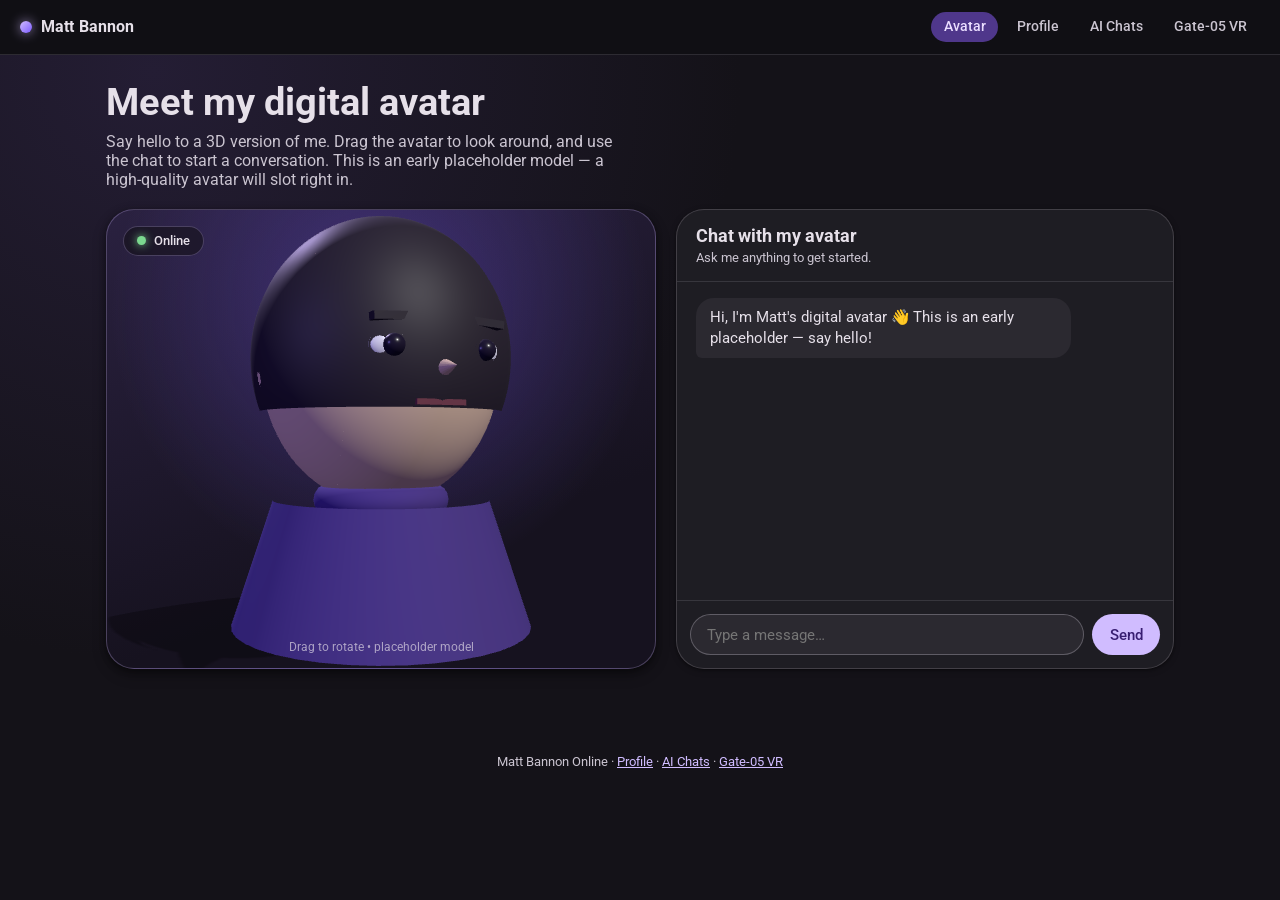
<file: index.html>
<!DOCTYPE html>
<html lang="en">
<head>
  <meta charset="UTF-8" />
  <meta name="viewport" content="width=device-width, initial-scale=1.0" />
  <title>Matt Bannon — Digital Avatar</title>
  <meta name="description" content="Chat with the 3D digital avatar of Matt Bannon. Explore the Gate-05 VR experience and Matt's conversations with AI." />
  <link rel="icon" href="data:image/svg+xml,%3Csvg xmlns='http://www.w3.org/2000/svg' viewBox='0 0 32 32'%3E%3Crect width='32' height='32' rx='7' fill='%23241d34'/%3E%3Ccircle cx='16' cy='16' r='7' fill='%23d0bcff'/%3E%3C/svg%3E" />
  <link rel="preconnect" href="https://fonts.googleapis.com" />
  <link rel="preconnect" href="https://fonts.gstatic.com" crossorigin />
  <link href="https://fonts.googleapis.com/css2?family=Roboto:wght@400;500;700&display=swap" rel="stylesheet" />
  <link rel="stylesheet" href="assets/css/site.css" />
  <style>
    .hero-grid {
      display: grid;
      grid-template-columns: 1.05fr 0.95fr;
      gap: 1.25rem;
      align-items: stretch;
    }

    @media (max-width: 860px) {
      .hero-grid { grid-template-columns: 1fr; }
    }

    /* ---- Avatar stage ---- */
    .avatar-stage {
      position: relative;
      border-radius: 28px;
      overflow: hidden;
      min-height: 460px;
      background:
        radial-gradient(circle at 50% 22%, rgba(124, 92, 255, 0.35), transparent 60%),
        linear-gradient(160deg, #2a2140, #16121f 70%);
      border: 1px solid rgba(208, 188, 255, 0.28);
      box-shadow: var(--md-elevation-2);
    }

    #avatar-canvas {
      position: absolute;
      inset: 0;
      width: 100%;
      height: 100%;
      display: block;
      cursor: grab;
      touch-action: pan-y;
    }
    #avatar-canvas:active { cursor: grabbing; }

    .avatar-badge {
      position: absolute;
      left: 1rem;
      top: 1rem;
      display: inline-flex;
      align-items: center;
      gap: 0.5rem;
      padding: 0.4rem 0.8rem;
      border-radius: 999px;
      background: rgba(20, 18, 24, 0.6);
      backdrop-filter: blur(8px);
      border: 1px solid rgba(208, 188, 255, 0.25);
      font-size: 0.82rem;
      font-weight: 500;
    }
    .avatar-badge .status-dot {
      width: 9px; height: 9px; border-radius: 50%;
      background: #7bd88f; box-shadow: 0 0 8px #7bd88f;
    }
    .avatar-badge.speaking .status-dot { background: #d0bcff; box-shadow: 0 0 10px #d0bcff; animation: pulse 0.8s ease-in-out infinite; }
    @keyframes pulse { 0%,100% { transform: scale(1); } 50% { transform: scale(1.5); } }

    .avatar-hint {
      position: absolute;
      left: 0; right: 0; bottom: 0.85rem;
      text-align: center;
      font-size: 0.76rem;
      color: rgba(230, 224, 233, 0.65);
      pointer-events: none;
    }

    /* ---- Chat panel ---- */
    .chat-panel {
      display: flex;
      flex-direction: column;
      border-radius: 28px;
      background: color-mix(in srgb, var(--md-sys-color-surface-container) 92%, black);
      border: 1px solid rgba(148, 143, 153, 0.3);
      box-shadow: var(--md-elevation-1);
      overflow: hidden;
      min-height: 460px;
    }

    .chat-head {
      padding: 1rem 1.2rem;
      border-bottom: 1px solid rgba(148, 143, 153, 0.22);
    }
    .chat-head h2 { margin: 0; font-size: 1.1rem; font-weight: 700; }
    .chat-head p { margin: 0.25rem 0 0; font-size: 0.83rem; color: var(--md-sys-color-on-surface-variant); }

    .chat-log {
      flex: 1;
      overflow-y: auto;
      padding: 1rem 1.2rem;
      display: flex;
      flex-direction: column;
      gap: 0.7rem;
    }

    .msg {
      max-width: 82%;
      padding: 0.6rem 0.85rem;
      border-radius: 18px;
      font-size: 0.92rem;
      line-height: 1.4;
      white-space: pre-wrap;
      word-wrap: break-word;
    }
    .msg.user {
      align-self: flex-end;
      background: var(--md-sys-color-primary);
      color: var(--md-sys-color-on-primary);
      border-bottom-right-radius: 6px;
    }
    .msg.bot {
      align-self: flex-start;
      background: var(--md-sys-color-surface-container-high);
      color: var(--md-sys-color-on-surface);
      border-bottom-left-radius: 6px;
    }
    .msg.typing { color: var(--md-sys-color-on-surface-variant); font-style: italic; }

    .chat-form {
      display: flex;
      gap: 0.5rem;
      padding: 0.8rem;
      border-top: 1px solid rgba(148, 143, 153, 0.22);
    }
    .chat-form input {
      flex: 1;
      background: var(--md-sys-color-surface-container-high);
      color: var(--md-sys-color-on-surface);
      border: 1px solid rgba(148, 143, 153, 0.5);
      border-radius: 999px;
      padding: 0.65rem 1rem;
      font: inherit;
      font-size: 0.95rem;
    }
    .chat-form input:focus { outline: 2px solid var(--md-sys-color-primary); outline-offset: 0; }

    .page-header { margin-bottom: 1.25rem; }
    .page-header h1 { margin: 0; font-size: clamp(1.6rem, 4vw, 2.4rem); font-weight: 700; }
    .page-header p { margin: 0.5rem 0 0; color: var(--md-sys-color-on-surface-variant); max-width: 58ch; }
  </style>
</head>
<body>
  <nav class="site-nav">
    <a class="brand" href="index.html"><span class="brand-dot"></span> Matt Bannon</a>
    <div class="nav-links">
      <a href="index.html" class="active">Avatar</a>
      <a href="profile.html">Profile</a>
      <a href="ai-chats/index.html">AI Chats</a>
      <a href="gate-05/index.html">Gate-05 VR</a>
    </div>
  </nav>

  <main class="layout">
    <header class="page-header">
      <h1>Meet my digital avatar</h1>
      <p>Say hello to a 3D version of me. Drag the avatar to look around, and use the chat to start a conversation. This is an early placeholder model — a high-quality avatar will slot right in.</p>
    </header>

    <div class="hero-grid">
      <section class="avatar-stage" aria-label="3D avatar of Matt Bannon">
        <canvas id="avatar-canvas"></canvas>
        <div class="avatar-badge" id="avatar-badge">
          <span class="status-dot"></span>
          <span id="avatar-status">Online</span>
        </div>
        <div class="avatar-hint">Drag to rotate • placeholder model</div>
      </section>

      <section class="chat-panel" aria-label="Chat with Matt's avatar">
        <div class="chat-head">
          <h2>Chat with my avatar</h2>
          <p>Ask me anything to get started.</p>
        </div>
        <div class="chat-log" id="chat-log" aria-live="polite"></div>
        <form class="chat-form" id="chat-form" autocomplete="off">
          <input id="chat-input" type="text" placeholder="Type a message…" aria-label="Message" />
          <button class="btn btn-primary" type="submit">Send</button>
        </form>
      </section>
    </div>
  </main>

  <p class="footer-note">Matt Bannon Online · <a href="profile.html">Profile</a> · <a href="ai-chats/index.html">AI Chats</a> · <a href="gate-05/index.html">Gate-05 VR</a></p>

  <script type="module">
    import { createAvatar } from './assets/js/avatar.js';

    // ---- Avatar config -------------------------------------------------
    // To use a high-quality model later, drop a .glb/.gltf into the repo
    // and set modelUrl below, e.g. modelUrl: 'assets/models/matt.glb'.
    const AVATAR_CONFIG = {
      modelUrl: null,      // null → built-in placeholder bust
    };

    // ---- Chat config ---------------------------------------------------
    // Set chatEndpoint to a backend that accepts { message } and returns
    // { reply } to make the avatar answer for real. Until then, a friendly
    // local placeholder brain responds so the interface is fully usable.
    const CHAT_CONFIG = {
      chatEndpoint: null,
    };

    const canvas = document.getElementById('avatar-canvas');
    const avatar = createAvatar(canvas, AVATAR_CONFIG);

    const badge = document.getElementById('avatar-badge');
    const statusEl = document.getElementById('avatar-status');
    const log = document.getElementById('chat-log');
    const form = document.getElementById('chat-form');
    const input = document.getElementById('chat-input');

    function addMessage(text, who) {
      const el = document.createElement('div');
      el.className = `msg ${who}`;
      el.textContent = text;
      log.appendChild(el);
      log.scrollTop = log.scrollHeight;
      return el;
    }

    function setSpeaking(on) {
      avatar.setSpeaking(on);
      badge.classList.toggle('speaking', on);
      statusEl.textContent = on ? 'Speaking…' : 'Online';
    }

    // ---- Placeholder "brain" (used when no endpoint is configured) -----
    const canned = [
      "Hey! I'm a placeholder version of Matt's avatar for now — the real, knowledge-backed brain plugs in here later.",
      "Good question. Once I'm wired to Matt's knowledge base I'll give you a proper answer. For now, take a look at the Gate-05 VR experience!",
      "I'm still learning to be Matt. In the meantime you can check out his AI chats or the VR app from the nav above.",
      "Nice to meet you! Drag me around to see the 3D avatar. A high-quality model will replace this placeholder soon.",
      "That's interesting — I'll remember that once my memory is connected. What else would you like to know?",
    ];
    let cannedIdx = 0;

    async function getReply(message) {
      if (CHAT_CONFIG.chatEndpoint) {
        try {
          const res = await fetch(CHAT_CONFIG.chatEndpoint, {
            method: 'POST',
            headers: { 'Content-Type': 'application/json' },
            body: JSON.stringify({ message }),
          });
          const data = await res.json();
          return data.reply || "…";
        } catch (err) {
          return "I couldn't reach my brain just now — please try again in a moment.";
        }
      }
      // Local placeholder response
      const lower = message.toLowerCase();
      if (/\b(hi|hey|hello|yo)\b/.test(lower)) return "Hey there! Great to see you. Ask me anything.";
      if (lower.includes('vr') || lower.includes('gate')) return "The Gate-05 VR experience is one of my favourites — board it from the nav bar up top!";
      if (lower.includes('who are you') || lower.includes('your name')) return "I'm the digital avatar of Matt Bannon — a 3D stand-in that'll grow smarter over time.";
      const reply = canned[cannedIdx % canned.length];
      cannedIdx++;
      return reply;
    }

    // Simple word-by-word reveal so the avatar "speaks" for a natural beat.
    async function speak(text) {
      const el = addMessage('', 'bot');
      setSpeaking(true);
      const words = text.split(' ');
      for (let i = 0; i < words.length; i++) {
        el.textContent += (i ? ' ' : '') + words[i];
        log.scrollTop = log.scrollHeight;
        await new Promise((r) => setTimeout(r, 45));
      }
      setSpeaking(false);
    }

    form.addEventListener('submit', async (e) => {
      e.preventDefault();
      const message = input.value.trim();
      if (!message) return;
      input.value = '';
      addMessage(message, 'user');

      const typing = addMessage('typing…', 'bot');
      typing.classList.add('typing');
      const reply = await getReply(message);
      typing.remove();
      await speak(reply);
    });

    // Opening greeting
    addMessage("Hi, I'm Matt's digital avatar 👋 This is an early placeholder — say hello!", 'bot');
  </script>
</body>
</html>
</file>
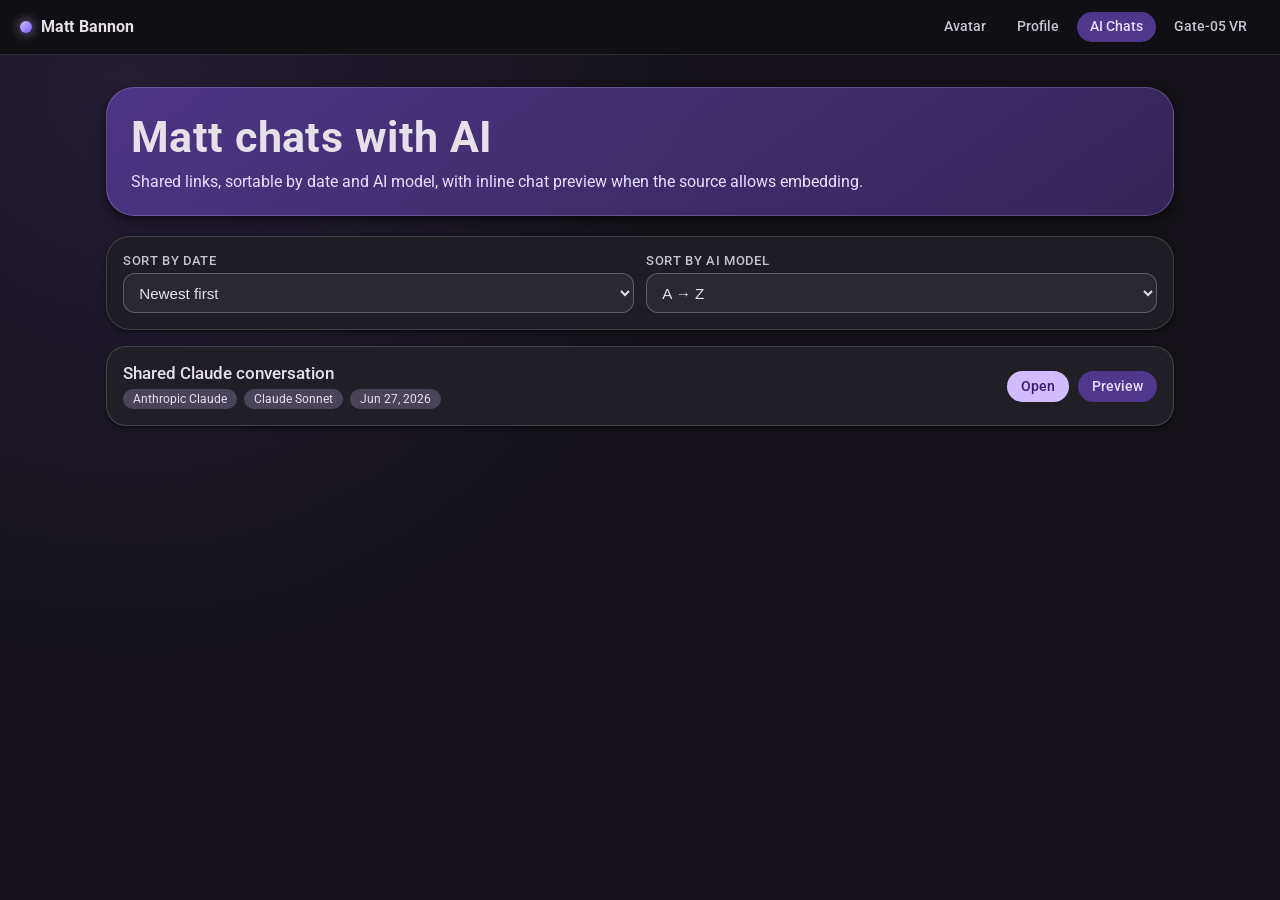
<file: ai-chats/index.html>
<!DOCTYPE html>
<html lang="en">
<head>
  <meta charset="UTF-8" />
  <meta name="viewport" content="width=device-width, initial-scale=1.0" />
  <title>Matt chats with AI</title>
  <link rel="preconnect" href="https://fonts.googleapis.com" />
  <link rel="preconnect" href="https://fonts.gstatic.com" crossorigin />
  <link href="https://fonts.googleapis.com/css2?family=Roboto:wght@400;500;700&display=swap" rel="stylesheet" />
  <link rel="stylesheet" href="../assets/css/site.css" />
  <style>
    :root {
      color-scheme: dark;
      --md-sys-color-primary: #d0bcff;
      --md-sys-color-on-primary: #381e72;
      --md-sys-color-primary-container: #4f378b;
      --md-sys-color-on-primary-container: #eaddff;
      --md-sys-color-surface: #141218;
      --md-sys-color-surface-container: #211f26;
      --md-sys-color-surface-container-high: #2b2930;
      --md-sys-color-on-surface: #e6e0e9;
      --md-sys-color-outline: #948f99;
      --md-sys-color-secondary-container: #4a4458;
      --md-sys-color-on-secondary-container: #e8def8;
      --md-elevation-1: 0 1px 2px rgba(0, 0, 0, 0.35), 0 2px 6px rgba(0, 0, 0, 0.25);
      --md-elevation-2: 0 2px 6px rgba(0, 0, 0, 0.4), 0 6px 14px rgba(0, 0, 0, 0.3);
    }

    * { box-sizing: border-box; }

    body {
      margin: 0;
      font-family: 'Roboto', system-ui, -apple-system, sans-serif;
      background: radial-gradient(circle at 10% 10%, #241d34 0%, var(--md-sys-color-surface) 40%);
      color: var(--md-sys-color-on-surface);
      min-height: 100vh;
    }

    .layout {
      max-width: 1100px;
      margin: 0 auto;
      padding: 2rem 1rem 3rem;
    }

    .hero {
      background: linear-gradient(145deg, rgba(79, 55, 139, 0.95), rgba(54, 39, 89, 0.95));
      border-radius: 28px;
      padding: 1.5rem;
      box-shadow: var(--md-elevation-2);
      margin-bottom: 1.25rem;
      border: 1px solid rgba(208, 188, 255, 0.25);
    }

    .title {
      margin: 0;
      font-size: clamp(1.7rem, 4vw, 2.7rem);
      font-weight: 700;
      letter-spacing: 0.01em;
    }

    .subtitle {
      margin: 0.55rem 0 0;
      color: #e7dfff;
      font-size: 1rem;
    }

    .surface {
      background: color-mix(in srgb, var(--md-sys-color-surface-container) 92%, black);
      border: 1px solid rgba(148, 143, 153, 0.3);
      border-radius: 24px;
      padding: 1rem;
      box-shadow: var(--md-elevation-1);
      margin-bottom: 1rem;
    }

    .controls {
      display: grid;
      grid-template-columns: repeat(auto-fit, minmax(160px, 1fr));
      gap: 0.75rem;
      align-items: end;
    }

    label {
      display: block;
      margin-bottom: 0.35rem;
      font-size: 0.8rem;
      color: #c8c2cf;
      font-weight: 500;
      text-transform: uppercase;
      letter-spacing: 0.05em;
    }

    select {
      width: 100%;
      background: var(--md-sys-color-surface-container-high);
      color: var(--md-sys-color-on-surface);
      border: 1px solid rgba(148, 143, 153, 0.5);
      border-radius: 12px;
      padding: 0.6rem 0.7rem;
      font-size: 0.95rem;
    }

    .cards {
      display: grid;
      gap: 0.85rem;
    }

    .chat-card {
      background: var(--md-sys-color-surface-container);
      border: 1px solid rgba(148, 143, 153, 0.32);
      border-radius: 20px;
      overflow: hidden;
      box-shadow: var(--md-elevation-1);
    }

    .card-head {
      display: flex;
      align-items: center;
      justify-content: space-between;
      gap: 0.75rem;
      padding: 1rem;
      flex-wrap: wrap;
    }

    .chat-title {
      margin: 0;
      font-size: 1.08rem;
      font-weight: 500;
    }

    .chat-meta {
      margin-top: 0.35rem;
      display: flex;
      flex-wrap: wrap;
      gap: 0.45rem;
      color: #cdc6d7;
      font-size: 0.83rem;
    }

    .chip {
      display: inline-flex;
      align-items: center;
      border-radius: 999px;
      padding: 0.26rem 0.62rem;
      background: var(--md-sys-color-secondary-container);
      color: var(--md-sys-color-on-secondary-container);
      font-size: 0.76rem;
      line-height: 1;
      white-space: nowrap;
    }

    .actions {
      display: flex;
      gap: 0.55rem;
      align-items: center;
    }

    a,
    button {
      font: inherit;
    }

    .btn {
      border: none;
      border-radius: 999px;
      padding: 0.46rem 0.88rem;
      cursor: pointer;
      transition: transform 120ms ease, filter 120ms ease;
      text-decoration: none;
      display: inline-flex;
      align-items: center;
      justify-content: center;
      font-size: 0.85rem;
      font-weight: 500;
    }

    .btn:hover { filter: brightness(1.06); }
    .btn:active { transform: translateY(1px); }

    .btn-primary {
      background: var(--md-sys-color-primary);
      color: var(--md-sys-color-on-primary);
    }

    .btn-tonal {
      background: var(--md-sys-color-primary-container);
      color: var(--md-sys-color-on-primary-container);
    }

    .preview {
      border-top: 1px solid rgba(148, 143, 153, 0.25);
      padding: 0.85rem;
      display: none;
      background: rgba(0, 0, 0, 0.18);
    }

    .preview.active {
      display: block;
    }

    .preview-note {
      margin: 0 0 0.55rem;
      font-size: 0.83rem;
      color: #c9c2d3;
    }

    iframe {
      width: 100%;
      min-height: 420px;
      border: 1px solid rgba(148, 143, 153, 0.35);
      border-radius: 12px;
      background: #1d1b20;
    }

    .empty {
      text-align: center;
      color: #c8c1d1;
      padding: 2rem 1rem;
      border: 1px dashed rgba(148, 143, 153, 0.45);
      border-radius: 16px;
    }
  </style>
</head>
<body>
  <nav class="site-nav">
    <a class="brand" href="../index.html"><span class="brand-dot"></span> Matt Bannon</a>
    <div class="nav-links">
      <a href="../index.html">Avatar</a>
      <a href="../profile.html">Profile</a>
      <a href="index.html" class="active">AI Chats</a>
      <a href="../gate-05/index.html">Gate-05 VR</a>
    </div>
  </nav>
  <div class="layout">
    <header class="hero">
      <h1 class="title">Matt chats with AI</h1>
      <p class="subtitle">Shared links, sortable by date and AI model, with inline chat preview when the source allows embedding.</p>
    </header>

    <section class="surface controls" aria-label="Sort controls">
      <div>
        <label for="sort-date">Sort by date</label>
        <select id="sort-date">
          <option value="desc">Newest first</option>
          <option value="asc">Oldest first</option>
        </select>
      </div>
      <div>
        <label for="sort-model">Sort by AI model</label>
        <select id="sort-model">
          <option value="asc">A → Z</option>
          <option value="desc">Z → A</option>
        </select>
      </div>
    </section>

    <main id="chat-list" class="cards" aria-live="polite"></main>
  </div>

  <script>
    const chatItems = [
      {
        title: 'Shared Claude conversation',
        url: 'https://claude.ai/share/daedda94-d9b0-4027-a474-e1df05db43c7',
        ai: 'Anthropic Claude',
        model: 'Claude Sonnet',
        date: '2026-06-27'
      }
    ];

    const list = document.getElementById('chat-list');
    const sortDate = document.getElementById('sort-date');
    const sortModel = document.getElementById('sort-model');

    const allowedPreviewHosts = new Set(['claude.ai', 'chatgpt.com', 'chat.openai.com', 'gemini.google.com']);

    const getSafeUrl = (value) => {
      try {
        const parsed = new URL(value);
        if (parsed.protocol !== 'https:') return null;
        return parsed;
      } catch {
        return null;
      }
    };

    const canEmbed = (value) => {
      const parsed = getSafeUrl(value);
      if (!parsed) return false;
      const hostname = parsed.hostname.toLowerCase();
      return allowedPreviewHosts.has(hostname);
    };

    const formatDate = (iso) => {
      const parsed = new Date(iso);
      if (Number.isNaN(parsed.getTime())) return 'Date unavailable';
      return parsed.toLocaleDateString(undefined, { year: 'numeric', month: 'short', day: 'numeric' });
    };

    const sortChats = (items) => {
      const dateSortDirection = sortDate.value === 'asc' ? 1 : -1;
      const modelSortDirection = sortModel.value === 'asc' ? 1 : -1;

      return [...items].sort((a, b) => {
        const aDate = typeof a.date === 'string' ? a.date : '';
        const bDate = typeof b.date === 'string' ? b.date : '';
        const aModel = typeof a.model === 'string' ? a.model : '';
        const bModel = typeof b.model === 'string' ? b.model : '';
        const aAi = typeof a.ai === 'string' ? a.ai : '';
        const bAi = typeof b.ai === 'string' ? b.ai : '';

        const dateCompare = aDate.localeCompare(bDate) * dateSortDirection;
        if (dateCompare !== 0) return dateCompare;

        const modelCompare = aModel.localeCompare(bModel) * modelSortDirection;
        if (modelCompare !== 0) return modelCompare;

        return aAi.localeCompare(bAi);
      });
    };

    const render = () => {
      const sorted = sortChats(chatItems);

      if (!sorted.length) {
        list.textContent = '';
        const empty = document.createElement('div');
        empty.className = 'empty';
        empty.textContent = 'No shared chats yet. Add items to the chatItems array in index.html.';
        list.append(empty);
        return;
      }

      list.textContent = '';

      sorted.forEach((chat, index) => {
        const safeUrl = getSafeUrl(chat.url);
        const chatTitle = typeof chat.title === 'string' ? chat.title : 'Untitled chat';
        const chatAi = typeof chat.ai === 'string' ? chat.ai : 'Unknown AI';
        const chatModel = typeof chat.model === 'string' ? chat.model : 'Unknown model';
        const chatDate = formatDate(typeof chat.date === 'string' ? chat.date : '');

        const card = document.createElement('article');
        card.className = 'chat-card';

        const head = document.createElement('div');
        head.className = 'card-head';

        const titleWrap = document.createElement('div');
        const title = document.createElement('h2');
        title.className = 'chat-title';
        title.textContent = chatTitle;

        const meta = document.createElement('div');
        meta.className = 'chat-meta';

        [chatAi, chatModel, chatDate].forEach((value) => {
          const chip = document.createElement('span');
          chip.className = 'chip';
          chip.textContent = value;
          meta.append(chip);
        });

        titleWrap.append(title, meta);

        const actions = document.createElement('div');
        actions.className = 'actions';

        const open = document.createElement('a');
        open.className = 'btn btn-primary';
        open.textContent = 'Open';
        if (safeUrl) {
          open.href = safeUrl.toString();
          open.target = '_blank';
          open.rel = 'noopener noreferrer';
        } else {
          open.removeAttribute('href');
          open.style.opacity = '0.6';
          open.style.pointerEvents = 'none';
          open.setAttribute('aria-disabled', 'true');
          open.setAttribute('tabindex', '-1');
        }

        const toggle = document.createElement('button');
        toggle.className = 'btn btn-tonal';
        toggle.type = 'button';
        toggle.textContent = 'Preview';
        toggle.disabled = !safeUrl || !canEmbed(chat.url);

        const preview = document.createElement('div');
        preview.className = 'preview';
        preview.id = `preview-${index}`;

        const note = document.createElement('p');
        note.className = 'preview-note';
        note.textContent = 'If this provider blocks embeds, use Open to view in a new tab.';

        preview.append(note);

        if (safeUrl && canEmbed(chat.url)) {
          const frame = document.createElement('iframe');
          frame.src = safeUrl.toString();
          frame.title = `Preview for ${chatTitle}`;
          frame.loading = 'lazy';
          frame.referrerPolicy = 'strict-origin-when-cross-origin';
          frame.setAttribute('sandbox', 'allow-scripts');
          preview.append(frame);
        } else {
          const unavailable = document.createElement('p');
          unavailable.className = 'preview-note';
          unavailable.textContent = 'Preview unavailable for this link.';
          preview.append(unavailable);
        }

        toggle.addEventListener('click', () => {
          const active = preview.classList.toggle('active');
          toggle.textContent = active ? 'Hide' : 'Preview';
        });

        actions.append(open, toggle);
        head.append(titleWrap, actions);
        card.append(head, preview);
        list.append(card);
      });
    };

    sortDate.addEventListener('change', render);
    sortModel.addEventListener('change', render);
    render();
  </script>
</body>
</html>
</file>
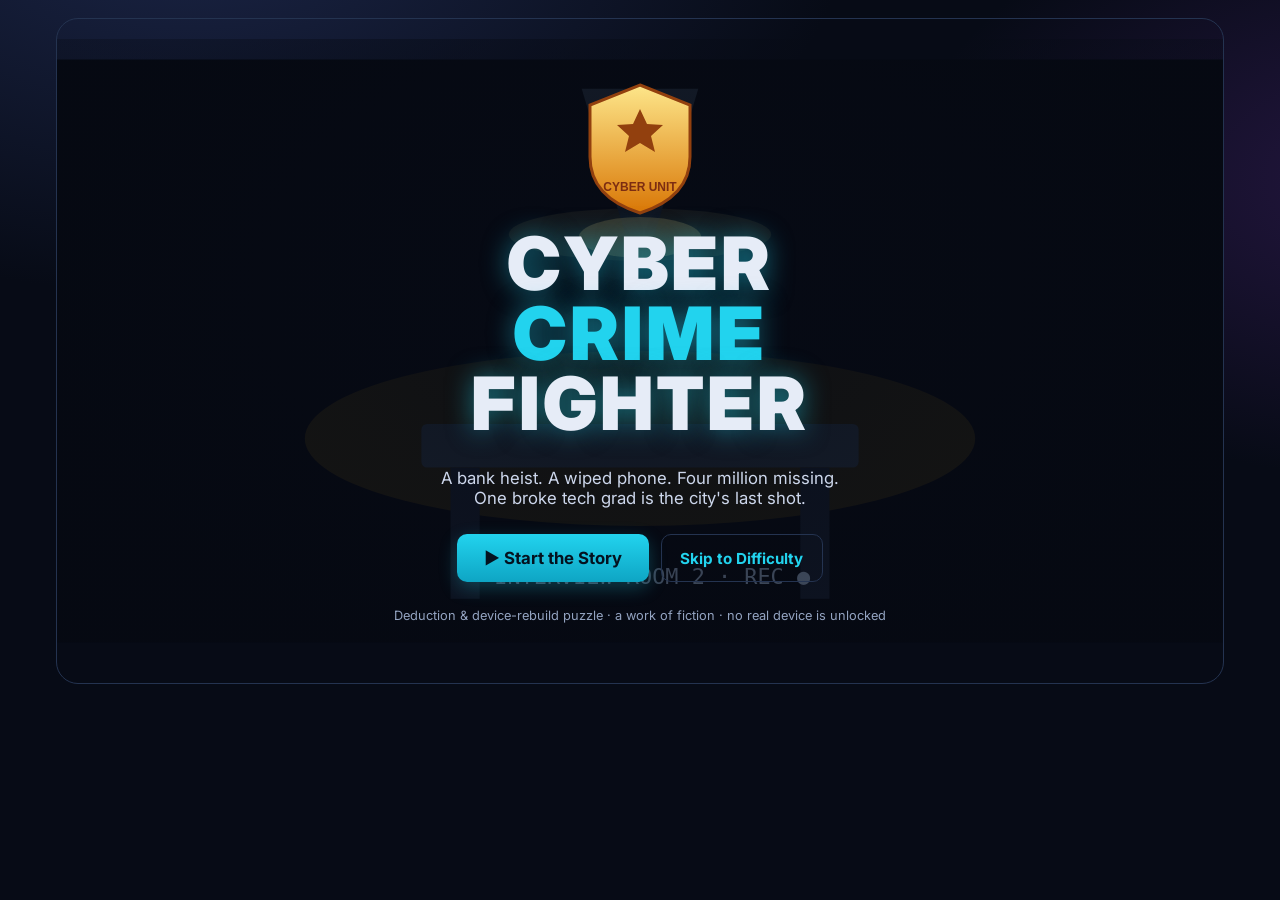
<file: cyber-crime-fighter/index.html>
<!DOCTYPE html>
<html lang="en">
<head>
  <meta charset="UTF-8" />
  <meta name="viewport" content="width=device-width, initial-scale=1.0" />
  <title>Cyber Crime Fighter</title>
  <meta name="description" content="A bank heist, a wiped phone, four million missing — rebuild the decoy device from forensic evidence and make the suspect crack. A story-driven deduction puzzle." />
  <meta name="theme-color" content="#070b16" />
  <meta property="og:title" content="Cyber Crime Fighter" />
  <meta property="og:description" content="Rebuild a wiped decoy phone from forensic evidence and crack the case." />
  <link rel="preconnect" href="https://fonts.googleapis.com" />
  <link rel="preconnect" href="https://fonts.gstatic.com" crossorigin />
  <link href="https://fonts.googleapis.com/css2?family=Inter:wght@400;600;700;900&family=JetBrains+Mono:wght@500;700&display=swap" rel="stylesheet" />
  <link rel="stylesheet" href="css/style.css" />
  <link rel="icon" href="data:image/svg+xml,%3Csvg xmlns='http://www.w3.org/2000/svg' viewBox='0 0 100 100'%3E%3Crect width='100' height='100' rx='20' fill='%23070b16'/%3E%3Cpath d='M50 12 L82 24 V60 Q82 84 50 92 Q18 84 18 60 V24 Z' fill='%2322d3ee'/%3E%3Cpath d='M50 30 l6 12 13 1 -10 9 3 13 -12-7 -12 7 3-13 -10-9 13-1z' fill='%23070b16'/%3E%3C/svg%3E" />
</head>
<body>
  <div id="app">
    <noscript style="display:block;padding:40px;text-align:center">This game requires JavaScript.</noscript>
  </div>

  <!-- load order matters: data + art + audio + story, then engine -->
  <script src="js/devices.js"></script>
  <script src="js/assets.js"></script>
  <script src="js/audio.js"></script>
  <script src="js/story.js"></script>
  <script src="js/casegen.js"></script>
  <script src="js/device-emu.js"></script>
  <script src="js/game.js"></script>
</body>
</html>
</file>
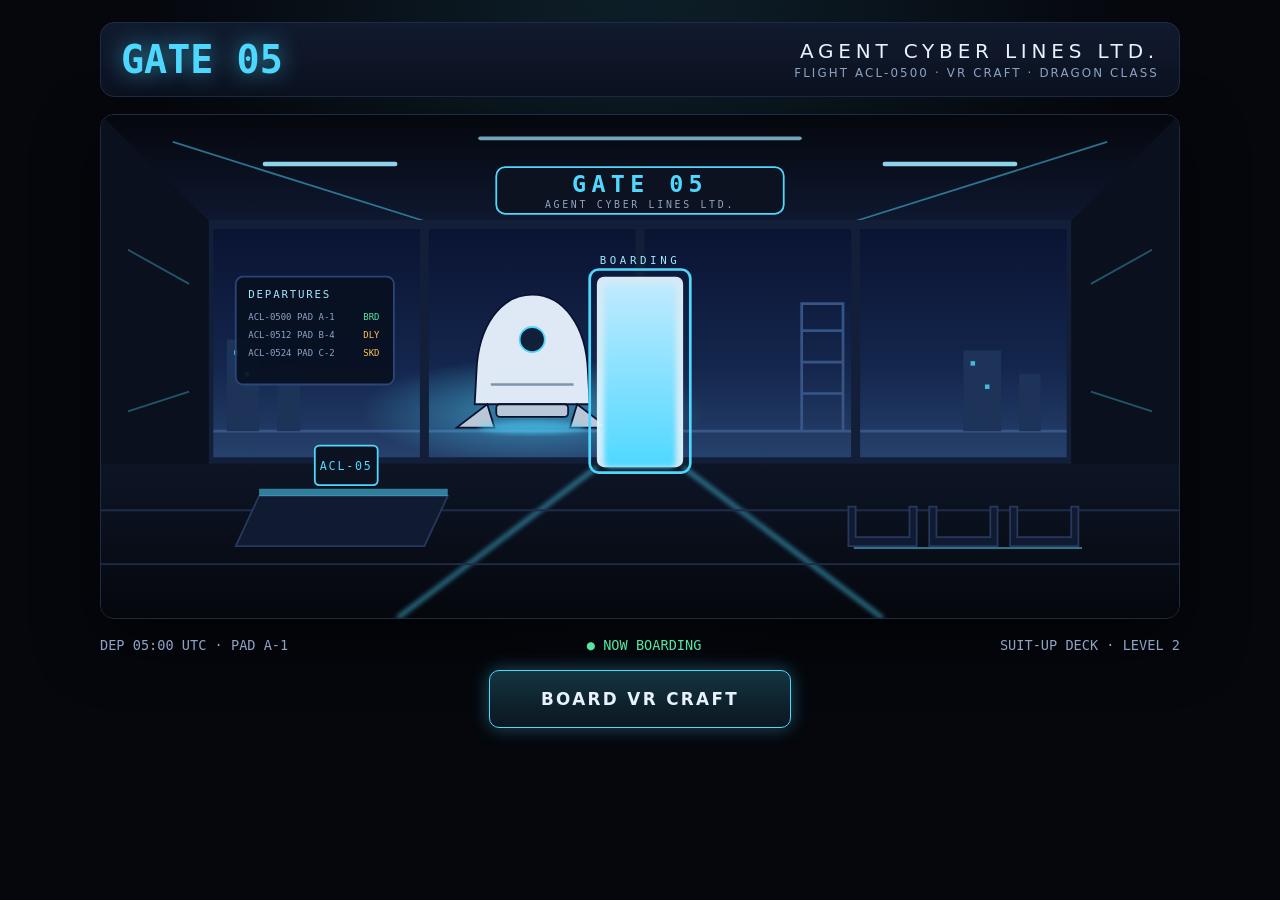
<file: gate-05/index.html>
<!DOCTYPE html>
<html lang="en">
<head>
  <meta charset="UTF-8" />
  <meta name="viewport" content="width=device-width, initial-scale=1.0" />
  <title>Gate 05 — Agent Cyber Lines Ltd.</title>
  <meta name="description" content="Departure gate for the Agent Cyber Lines Ltd. VR experience. Board the VR craft from Gate 05." />
  <link rel="stylesheet" href="css/gate-05.css" />
  <link rel="icon" href="data:image/svg+xml,%3Csvg xmlns='http://www.w3.org/2000/svg' viewBox='0 0 32 32'%3E%3Crect width='32' height='32' rx='6' fill='%230c1220'/%3E%3Ctext x='16' y='22' font-family='monospace' font-size='14' font-weight='bold' fill='%234fd8ff' text-anchor='middle'%3E05%3C/text%3E%3C/svg%3E" />
</head>
<body>

  <!--
    GATE 05 — Agent Cyber Lines Ltd.
    ================================
    The experience is built from layered, editable components executed in sequence:

      SEQUENCE (see js/main.js + js/config.js)
        1. section-gate       — futuristic departure gate + "Board VR Craft"
        2. section-agreement  — liability / user agreement / safety warning
        3. section-loading    — flight setup in progress (animated graphic slot)
        4. section-deck       — SpaceX onboarding deck (Three.js, scripted → interactive)

      LAYERS
        AUDIO  (js/audio/audio-engine.js)
          - background : looping ambient beds (pressure relief valves, deck hum)
          - sfx        : interactive one-shot effects layered on top
          - voice      : specialist voices (dull, muffled bus w/ low-pass insert)
          URL slots live in js/config.js — drop real audio URLs there when provided.
        VR GRAPHICS (js/sections/section-deck.js)
          - 3D environment, renderable as a scripted movie ("movie" mode)
            or a free open world ("open-world" mode) — set in js/config.js.
        SCRIPT (js/script/user-action-script.js)
          - declarative beat list controlling the user's body/camera.
  -->

  <div id="app" aria-live="polite">
    <!-- Sections mount here, one at a time, by js/main.js -->
  </div>

  <!-- Full-screen fader used for transitions between sections -->
  <div id="fader" class="fader" aria-hidden="true"></div>

  <script type="module" src="js/main.js"></script>
</body>
</html>
</file>
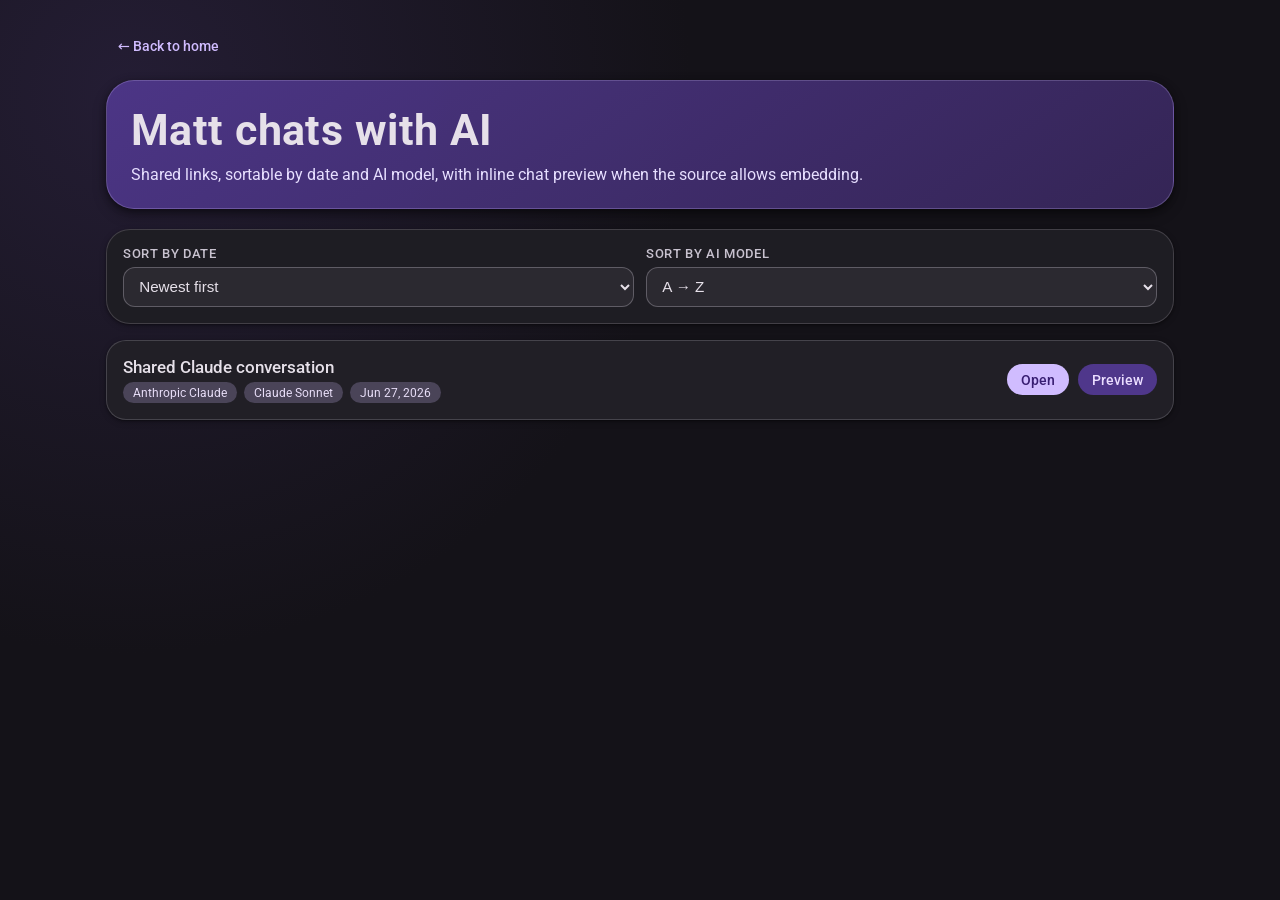
<file: chats.html>
<!DOCTYPE html>
<html lang="en">
<head>
  <meta charset="UTF-8" />
  <meta name="viewport" content="width=device-width, initial-scale=1.0" />
  <title>Matt chats with AI</title>
  <link rel="preconnect" href="https://fonts.googleapis.com" />
  <link rel="preconnect" href="https://fonts.gstatic.com" crossorigin />
  <link href="https://fonts.googleapis.com/css2?family=Roboto:wght@400;500;700&display=swap" rel="stylesheet" />
  <style>
    :root {
      color-scheme: dark;
      --md-sys-color-primary: #d0bcff;
      --md-sys-color-on-primary: #381e72;
      --md-sys-color-primary-container: #4f378b;
      --md-sys-color-on-primary-container: #eaddff;
      --md-sys-color-surface: #141218;
      --md-sys-color-surface-container: #211f26;
      --md-sys-color-surface-container-high: #2b2930;
      --md-sys-color-on-surface: #e6e0e9;
      --md-sys-color-outline: #948f99;
      --md-sys-color-secondary-container: #4a4458;
      --md-sys-color-on-secondary-container: #e8def8;
      --md-elevation-1: 0 1px 2px rgba(0, 0, 0, 0.35), 0 2px 6px rgba(0, 0, 0, 0.25);
      --md-elevation-2: 0 2px 6px rgba(0, 0, 0, 0.4), 0 6px 14px rgba(0, 0, 0, 0.3);
    }

    * { box-sizing: border-box; }

    body {
      margin: 0;
      font-family: 'Roboto', system-ui, -apple-system, sans-serif;
      background: radial-gradient(circle at 10% 10%, #241d34 0%, var(--md-sys-color-surface) 40%);
      color: var(--md-sys-color-on-surface);
      min-height: 100vh;
    }

    .layout {
      max-width: 1100px;
      margin: 0 auto;
      padding: 2rem 1rem 3rem;
    }

    .nav-back {
      display: inline-flex;
      align-items: center;
      gap: 0.4rem;
      color: var(--md-sys-color-primary);
      text-decoration: none;
      font-size: 0.9rem;
      font-weight: 500;
      margin-bottom: 1.25rem;
      padding: 0.35rem 0.75rem;
      border-radius: 999px;
      transition: background 120ms ease;
    }

    .nav-back:hover {
      background: rgba(208, 188, 255, 0.1);
    }

    .hero {
      background: linear-gradient(145deg, rgba(79, 55, 139, 0.95), rgba(54, 39, 89, 0.95));
      border-radius: 28px;
      padding: 1.5rem;
      box-shadow: var(--md-elevation-2);
      margin-bottom: 1.25rem;
      border: 1px solid rgba(208, 188, 255, 0.25);
    }

    .title {
      margin: 0;
      font-size: clamp(1.7rem, 4vw, 2.7rem);
      font-weight: 700;
      letter-spacing: 0.01em;
    }

    .subtitle {
      margin: 0.55rem 0 0;
      color: #e7dfff;
      font-size: 1rem;
    }

    .surface {
      background: color-mix(in srgb, var(--md-sys-color-surface-container) 92%, black);
      border: 1px solid rgba(148, 143, 153, 0.3);
      border-radius: 24px;
      padding: 1rem;
      box-shadow: var(--md-elevation-1);
      margin-bottom: 1rem;
    }

    .controls {
      display: grid;
      grid-template-columns: repeat(auto-fit, minmax(160px, 1fr));
      gap: 0.75rem;
      align-items: end;
    }

    label {
      display: block;
      margin-bottom: 0.35rem;
      font-size: 0.8rem;
      color: #c8c2cf;
      font-weight: 500;
      text-transform: uppercase;
      letter-spacing: 0.05em;
    }

    select {
      width: 100%;
      background: var(--md-sys-color-surface-container-high);
      color: var(--md-sys-color-on-surface);
      border: 1px solid rgba(148, 143, 153, 0.5);
      border-radius: 12px;
      padding: 0.6rem 0.7rem;
      font-size: 0.95rem;
    }

    .cards {
      display: grid;
      gap: 0.85rem;
    }

    .chat-card {
      background: var(--md-sys-color-surface-container);
      border: 1px solid rgba(148, 143, 153, 0.32);
      border-radius: 20px;
      overflow: hidden;
      box-shadow: var(--md-elevation-1);
    }

    .card-head {
      display: flex;
      align-items: center;
      justify-content: space-between;
      gap: 0.75rem;
      padding: 1rem;
      flex-wrap: wrap;
    }

    .chat-title {
      margin: 0;
      font-size: 1.08rem;
      font-weight: 500;
    }

    .chat-meta {
      margin-top: 0.35rem;
      display: flex;
      flex-wrap: wrap;
      gap: 0.45rem;
      color: #cdc6d7;
      font-size: 0.83rem;
    }

    .chip {
      display: inline-flex;
      align-items: center;
      border-radius: 999px;
      padding: 0.26rem 0.62rem;
      background: var(--md-sys-color-secondary-container);
      color: var(--md-sys-color-on-secondary-container);
      font-size: 0.76rem;
      line-height: 1;
      white-space: nowrap;
    }

    .actions {
      display: flex;
      gap: 0.55rem;
      align-items: center;
    }

    a,
    button {
      font: inherit;
    }

    .btn {
      border: none;
      border-radius: 999px;
      padding: 0.46rem 0.88rem;
      cursor: pointer;
      transition: transform 120ms ease, filter 120ms ease;
      text-decoration: none;
      display: inline-flex;
      align-items: center;
      justify-content: center;
      font-size: 0.85rem;
      font-weight: 500;
    }

    .btn:hover { filter: brightness(1.06); }
    .btn:active { transform: translateY(1px); }

    .btn-primary {
      background: var(--md-sys-color-primary);
      color: var(--md-sys-color-on-primary);
    }

    .btn-tonal {
      background: var(--md-sys-color-primary-container);
      color: var(--md-sys-color-on-primary-container);
    }

    .preview {
      border-top: 1px solid rgba(148, 143, 153, 0.25);
      padding: 0.85rem;
      display: none;
      background: rgba(0, 0, 0, 0.18);
    }

    .preview.active {
      display: block;
    }

    .preview-note {
      margin: 0 0 0.55rem;
      font-size: 0.83rem;
      color: #c9c2d3;
    }

    iframe {
      width: 100%;
      min-height: 420px;
      border: 1px solid rgba(148, 143, 153, 0.35);
      border-radius: 12px;
      background: #1d1b20;
    }

    .empty {
      text-align: center;
      color: #c8c1d1;
      padding: 2rem 1rem;
      border: 1px dashed rgba(148, 143, 153, 0.45);
      border-radius: 16px;
    }
  </style>
</head>
<body>
  <div class="layout">
    <a href="index.html" class="nav-back">← Back to home</a>

    <header class="hero">
      <h1 class="title">Matt chats with AI</h1>
      <p class="subtitle">Shared links, sortable by date and AI model, with inline chat preview when the source allows embedding.</p>
    </header>

    <section class="surface controls" aria-label="Sort controls">
      <div>
        <label for="sort-date">Sort by date</label>
        <select id="sort-date">
          <option value="desc">Newest first</option>
          <option value="asc">Oldest first</option>
        </select>
      </div>
      <div>
        <label for="sort-model">Sort by AI model</label>
        <select id="sort-model">
          <option value="asc">A → Z</option>
          <option value="desc">Z → A</option>
        </select>
      </div>
    </section>

    <main id="chat-list" class="cards" aria-live="polite"></main>
  </div>

  <script>
    const chatItems = [
      {
        title: 'Shared Claude conversation',
        url: 'https://claude.ai/share/daedda94-d9b0-4027-a474-e1df05db43c7',
        ai: 'Anthropic Claude',
        model: 'Claude Sonnet',
        date: '2026-06-27'
      }
    ];

    const list = document.getElementById('chat-list');
    const sortDate = document.getElementById('sort-date');
    const sortModel = document.getElementById('sort-model');

    const allowedPreviewHosts = new Set(['claude.ai', 'chatgpt.com', 'chat.openai.com', 'gemini.google.com']);

    const getSafeUrl = (value) => {
      try {
        const parsed = new URL(value);
        if (parsed.protocol !== 'https:') return null;
        return parsed;
      } catch {
        return null;
      }
    };

    const canEmbed = (value) => {
      const parsed = getSafeUrl(value);
      if (!parsed) return false;
      const hostname = parsed.hostname.toLowerCase();
      return allowedPreviewHosts.has(hostname);
    };

    const formatDate = (iso) => {
      const parsed = new Date(iso);
      if (Number.isNaN(parsed.getTime())) return 'Date unavailable';
      return parsed.toLocaleDateString(undefined, { year: 'numeric', month: 'short', day: 'numeric' });
    };

    const sortChats = (items) => {
      const dateSortDirection = sortDate.value === 'asc' ? 1 : -1;
      const modelSortDirection = sortModel.value === 'asc' ? 1 : -1;

      return [...items].sort((a, b) => {
        const aDate = typeof a.date === 'string' ? a.date : '';
        const bDate = typeof b.date === 'string' ? b.date : '';
        const aModel = typeof a.model === 'string' ? a.model : '';
        const bModel = typeof b.model === 'string' ? b.model : '';
        const aAi = typeof a.ai === 'string' ? a.ai : '';
        const bAi = typeof b.ai === 'string' ? b.ai : '';

        const dateCompare = aDate.localeCompare(bDate) * dateSortDirection;
        if (dateCompare !== 0) return dateCompare;

        const modelCompare = aModel.localeCompare(bModel) * modelSortDirection;
        if (modelCompare !== 0) return modelCompare;

        return aAi.localeCompare(bAi);
      });
    };

    const render = () => {
      const sorted = sortChats(chatItems);

      if (!sorted.length) {
        list.textContent = '';
        const empty = document.createElement('div');
        empty.className = 'empty';
        empty.textContent = 'No shared chats yet. Add items to the chatItems array in chats.html.';
        list.append(empty);
        return;
      }

      list.textContent = '';

      sorted.forEach((chat, index) => {
        const safeUrl = getSafeUrl(chat.url);
        const chatTitle = typeof chat.title === 'string' ? chat.title : 'Untitled chat';
        const chatAi = typeof chat.ai === 'string' ? chat.ai : 'Unknown AI';
        const chatModel = typeof chat.model === 'string' ? chat.model : 'Unknown model';
        const chatDate = formatDate(typeof chat.date === 'string' ? chat.date : '');

        const card = document.createElement('article');
        card.className = 'chat-card';

        const head = document.createElement('div');
        head.className = 'card-head';

        const titleWrap = document.createElement('div');
        const title = document.createElement('h2');
        title.className = 'chat-title';
        title.textContent = chatTitle;

        const meta = document.createElement('div');
        meta.className = 'chat-meta';

        [chatAi, chatModel, chatDate].forEach((value) => {
          const chip = document.createElement('span');
          chip.className = 'chip';
          chip.textContent = value;
          meta.append(chip);
        });

        titleWrap.append(title, meta);

        const actions = document.createElement('div');
        actions.className = 'actions';

        const open = document.createElement('a');
        open.className = 'btn btn-primary';
        open.textContent = 'Open';
        if (safeUrl) {
          open.href = safeUrl.toString();
          open.target = '_blank';
          open.rel = 'noopener noreferrer';
        } else {
          open.removeAttribute('href');
          open.style.opacity = '0.6';
          open.style.pointerEvents = 'none';
          open.setAttribute('aria-disabled', 'true');
          open.setAttribute('tabindex', '-1');
        }

        const toggle = document.createElement('button');
        toggle.className = 'btn btn-tonal';
        toggle.type = 'button';
        toggle.textContent = 'Preview';
        toggle.disabled = !safeUrl || !canEmbed(chat.url);

        const preview = document.createElement('div');
        preview.className = 'preview';
        preview.id = `preview-${index}`;

        const note = document.createElement('p');
        note.className = 'preview-note';
        note.textContent = 'If this provider blocks embeds, use Open to view in a new tab.';

        preview.append(note);

        if (safeUrl && canEmbed(chat.url)) {
          const frame = document.createElement('iframe');
          frame.src = safeUrl.toString();
          frame.title = `Preview for ${chatTitle}`;
          frame.loading = 'lazy';
          frame.referrerPolicy = 'strict-origin-when-cross-origin';
          frame.setAttribute('sandbox', 'allow-scripts');
          preview.append(frame);
        } else {
          const unavailable = document.createElement('p');
          unavailable.className = 'preview-note';
          unavailable.textContent = 'Preview unavailable for this link.';
          preview.append(unavailable);
        }

        toggle.addEventListener('click', () => {
          const active = preview.classList.toggle('active');
          toggle.textContent = active ? 'Hide' : 'Preview';
        });

        actions.append(open, toggle);
        head.append(titleWrap, actions);
        card.append(head, preview);
        list.append(card);
      });
    };

    sortDate.addEventListener('change', render);
    sortModel.addEventListener('change', render);
    render();
  </script>
</body>
</html>
</file>
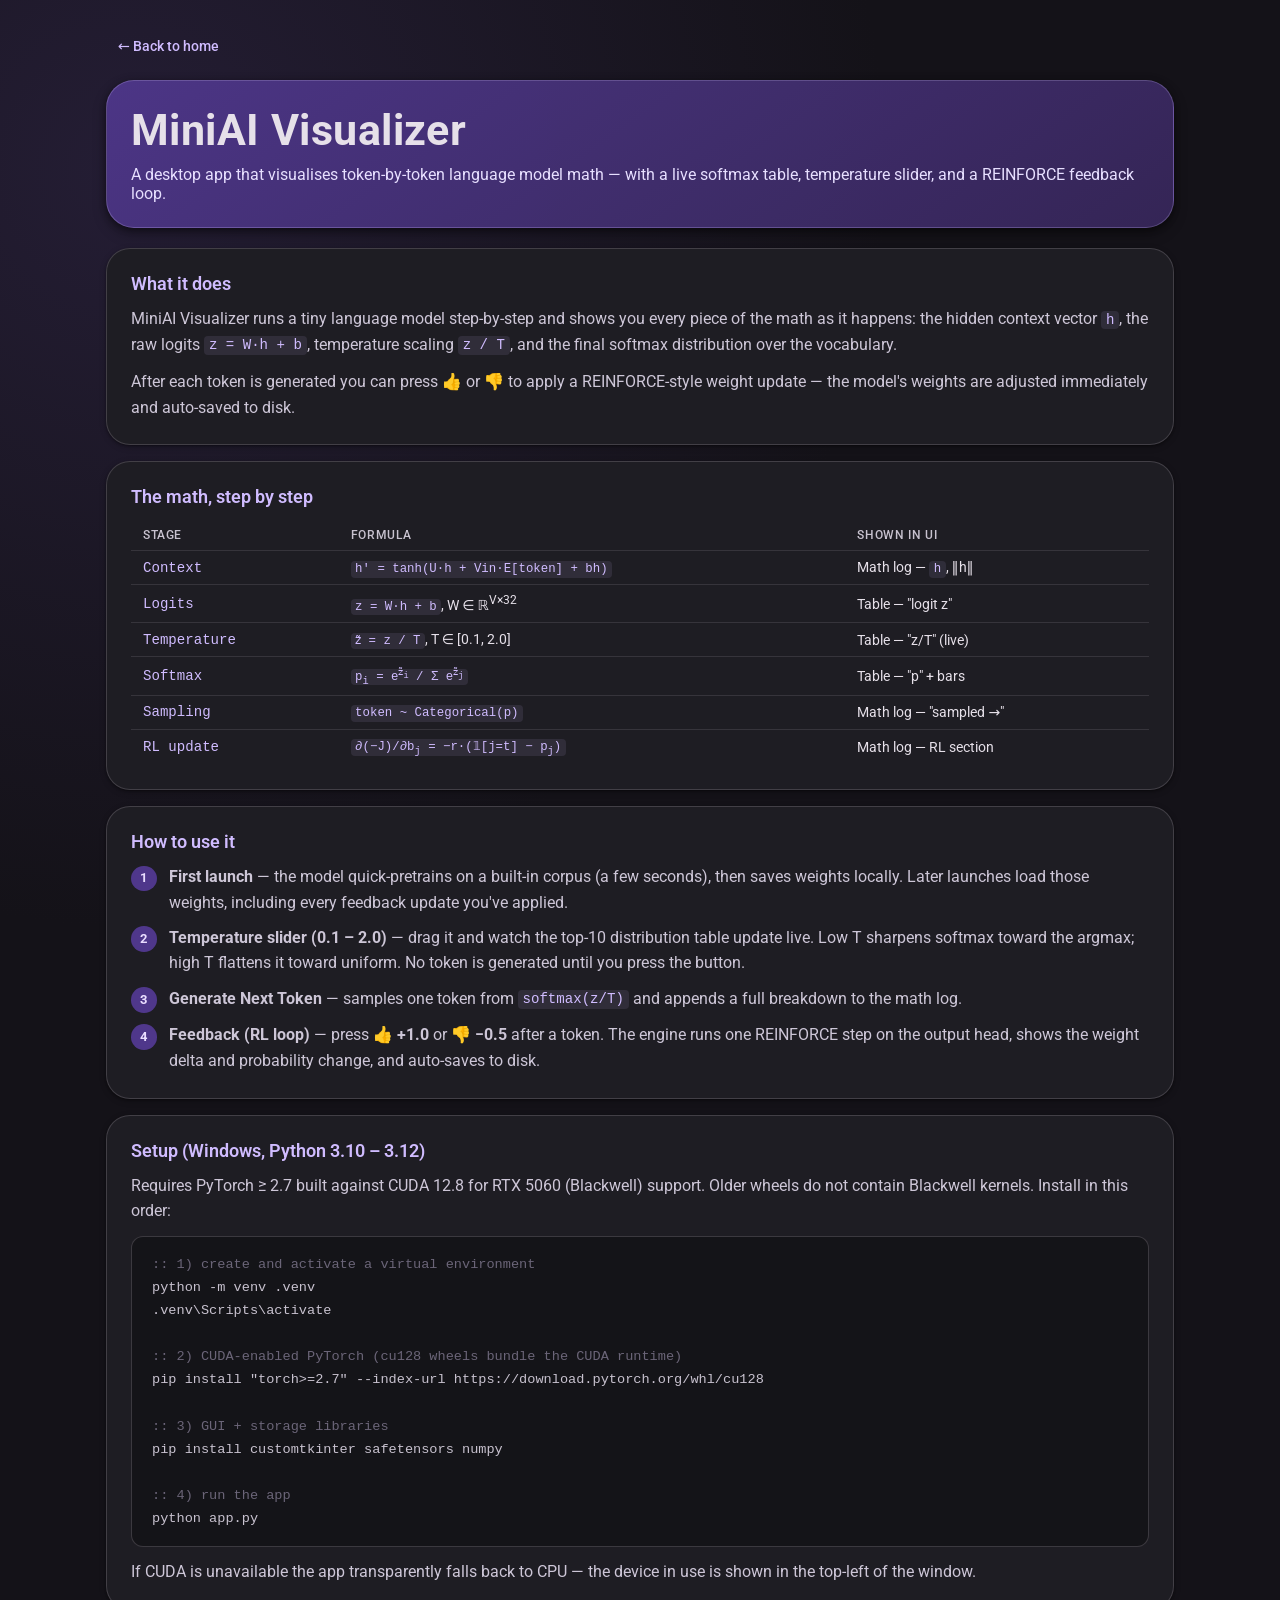
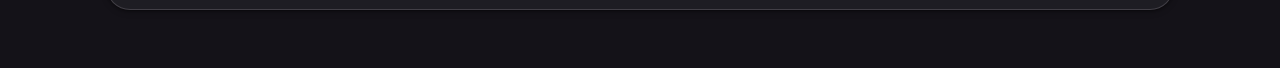
<file: miniai.html>
<!DOCTYPE html>
<html lang="en">
<head>
  <meta charset="UTF-8" />
  <meta name="viewport" content="width=device-width, initial-scale=1.0" />
  <title>MiniAI Visualizer</title>
  <link rel="preconnect" href="https://fonts.googleapis.com" />
  <link rel="preconnect" href="https://fonts.gstatic.com" crossorigin />
  <link href="https://fonts.googleapis.com/css2?family=Roboto:wght@400;500;700&display=swap" rel="stylesheet" />
  <style>
    :root {
      color-scheme: dark;
      --md-sys-color-primary: #d0bcff;
      --md-sys-color-on-primary: #381e72;
      --md-sys-color-primary-container: #4f378b;
      --md-sys-color-on-primary-container: #eaddff;
      --md-sys-color-surface: #141218;
      --md-sys-color-surface-container: #211f26;
      --md-sys-color-surface-container-high: #2b2930;
      --md-sys-color-on-surface: #e6e0e9;
      --md-sys-color-outline: #948f99;
      --md-sys-color-secondary-container: #4a4458;
      --md-sys-color-on-secondary-container: #e8def8;
      --md-elevation-1: 0 1px 2px rgba(0, 0, 0, 0.35), 0 2px 6px rgba(0, 0, 0, 0.25);
      --md-elevation-2: 0 2px 6px rgba(0, 0, 0, 0.4), 0 6px 14px rgba(0, 0, 0, 0.3);
    }

    * { box-sizing: border-box; }

    body {
      margin: 0;
      font-family: 'Roboto', system-ui, -apple-system, sans-serif;
      background: radial-gradient(circle at 10% 10%, #241d34 0%, var(--md-sys-color-surface) 40%);
      color: var(--md-sys-color-on-surface);
      min-height: 100vh;
    }

    .layout {
      max-width: 1100px;
      margin: 0 auto;
      padding: 2rem 1rem 3rem;
    }

    .nav-back {
      display: inline-flex;
      align-items: center;
      gap: 0.4rem;
      color: var(--md-sys-color-primary);
      text-decoration: none;
      font-size: 0.9rem;
      font-weight: 500;
      margin-bottom: 1.25rem;
      padding: 0.35rem 0.75rem;
      border-radius: 999px;
      transition: background 120ms ease;
    }

    .nav-back:hover {
      background: rgba(208, 188, 255, 0.1);
    }

    .hero {
      background: linear-gradient(145deg, rgba(79, 55, 139, 0.95), rgba(54, 39, 89, 0.95));
      border-radius: 28px;
      padding: 1.5rem;
      box-shadow: var(--md-elevation-2);
      margin-bottom: 1.25rem;
      border: 1px solid rgba(208, 188, 255, 0.25);
    }

    .title {
      margin: 0;
      font-size: clamp(1.7rem, 4vw, 2.7rem);
      font-weight: 700;
      letter-spacing: 0.01em;
    }

    .subtitle {
      margin: 0.55rem 0 0;
      color: #e7dfff;
      font-size: 1rem;
    }

    .surface {
      background: color-mix(in srgb, var(--md-sys-color-surface-container) 92%, black);
      border: 1px solid rgba(148, 143, 153, 0.3);
      border-radius: 24px;
      padding: 1.5rem;
      box-shadow: var(--md-elevation-1);
      margin-bottom: 1rem;
    }

    .surface h2 {
      margin: 0 0 0.75rem;
      font-size: 1.15rem;
      font-weight: 600;
      color: var(--md-sys-color-primary);
    }

    .surface p {
      margin: 0 0 0.75rem;
      line-height: 1.6;
      color: #cdc6d7;
    }

    .surface p:last-child {
      margin-bottom: 0;
    }

    .math-table {
      width: 100%;
      border-collapse: collapse;
      font-size: 0.88rem;
      margin-top: 0.5rem;
    }

    .math-table th,
    .math-table td {
      padding: 0.5rem 0.75rem;
      text-align: left;
      border-bottom: 1px solid rgba(148, 143, 153, 0.2);
    }

    .math-table th {
      color: #c8c2cf;
      font-weight: 500;
      font-size: 0.78rem;
      text-transform: uppercase;
      letter-spacing: 0.05em;
    }

    .math-table td:first-child {
      color: var(--md-sys-color-primary);
      font-family: 'Roboto Mono', 'Consolas', monospace;
      white-space: nowrap;
    }

    .math-table tr:last-child td {
      border-bottom: none;
    }

    code {
      font-family: 'Roboto Mono', 'Consolas', monospace;
      background: rgba(208, 188, 255, 0.1);
      border-radius: 4px;
      padding: 0.1em 0.35em;
      font-size: 0.88em;
      color: var(--md-sys-color-primary);
    }

    .steps {
      list-style: none;
      margin: 0;
      padding: 0;
      display: grid;
      gap: 0.6rem;
    }

    .steps li {
      display: flex;
      gap: 0.75rem;
      align-items: flex-start;
      line-height: 1.6;
      color: #cdc6d7;
    }

    .step-num {
      flex-shrink: 0;
      width: 1.6rem;
      height: 1.6rem;
      border-radius: 50%;
      background: var(--md-sys-color-primary-container);
      color: var(--md-sys-color-on-primary-container);
      font-size: 0.8rem;
      font-weight: 700;
      display: flex;
      align-items: center;
      justify-content: center;
      margin-top: 0.1rem;
    }

    .install-block {
      background: rgba(0, 0, 0, 0.3);
      border: 1px solid rgba(148, 143, 153, 0.3);
      border-radius: 12px;
      padding: 1rem 1.25rem;
      font-family: 'Roboto Mono', 'Consolas', monospace;
      font-size: 0.85rem;
      color: #c8c2cf;
      overflow-x: auto;
      margin-top: 0.75rem;
      line-height: 1.7;
    }

    .install-block .comment {
      color: #6b6578;
    }
  </style>
</head>
<body>
  <div class="layout">
    <a href="index.html" class="nav-back">← Back to home</a>

    <header class="hero">
      <h1 class="title">MiniAI Visualizer</h1>
      <p class="subtitle">A desktop app that visualises token-by-token language model math — with a live softmax table, temperature slider, and a REINFORCE feedback loop.</p>
    </header>

    <section class="surface">
      <h2>What it does</h2>
      <p>MiniAI Visualizer runs a tiny language model step-by-step and shows you every piece of the math as it happens: the hidden context vector <code>h</code>, the raw logits <code>z = W·h + b</code>, temperature scaling <code>z / T</code>, and the final softmax distribution over the vocabulary.</p>
      <p>After each token is generated you can press <strong>👍</strong> or <strong>👎</strong> to apply a REINFORCE-style weight update — the model's weights are adjusted immediately and auto-saved to disk.</p>
    </section>

    <section class="surface">
      <h2>The math, step by step</h2>
      <table class="math-table" aria-label="Model math stages">
        <thead>
          <tr>
            <th>Stage</th>
            <th>Formula</th>
            <th>Shown in UI</th>
          </tr>
        </thead>
        <tbody>
          <tr>
            <td>Context</td>
            <td><code>h′ = tanh(U·h + Vin·E[token] + bh)</code></td>
            <td>Math log — <code>h</code>, ‖h‖</td>
          </tr>
          <tr>
            <td>Logits</td>
            <td><code>z = W·h + b</code>, W ∈ ℝ<sup>V×32</sup></td>
            <td>Table — "logit z"</td>
          </tr>
          <tr>
            <td>Temperature</td>
            <td><code>z̃ = z / T</code>, T ∈ [0.1, 2.0]</td>
            <td>Table — "z/T" (live)</td>
          </tr>
          <tr>
            <td>Softmax</td>
            <td><code>p<sub>i</sub> = e<sup>z̃<sub>i</sub></sup> / Σ e<sup>z̃<sub>j</sub></sup></code></td>
            <td>Table — "p" + bars</td>
          </tr>
          <tr>
            <td>Sampling</td>
            <td><code>token ~ Categorical(p)</code></td>
            <td>Math log — "sampled →"</td>
          </tr>
          <tr>
            <td>RL update</td>
            <td><code>∂(−J)/∂b<sub>j</sub> = −r·(𝟙[j=t] − p<sub>j</sub>)</code></td>
            <td>Math log — RL section</td>
          </tr>
        </tbody>
      </table>
    </section>

    <section class="surface">
      <h2>How to use it</h2>
      <ul class="steps">
        <li><span class="step-num">1</span><span><strong>First launch</strong> — the model quick-pretrains on a built-in corpus (a few seconds), then saves weights locally. Later launches load those weights, including every feedback update you've applied.</span></li>
        <li><span class="step-num">2</span><span><strong>Temperature slider (0.1 – 2.0)</strong> — drag it and watch the top-10 distribution table update live. Low T sharpens softmax toward the argmax; high T flattens it toward uniform. No token is generated until you press the button.</span></li>
        <li><span class="step-num">3</span><span><strong>Generate Next Token</strong> — samples one token from <code>softmax(z/T)</code> and appends a full breakdown to the math log.</span></li>
        <li><span class="step-num">4</span><span><strong>Feedback (RL loop)</strong> — press <strong>👍 +1.0</strong> or <strong>👎 −0.5</strong> after a token. The engine runs one REINFORCE step on the output head, shows the weight delta and probability change, and auto-saves to disk.</span></li>
      </ul>
    </section>

    <section class="surface">
      <h2>Setup (Windows, Python 3.10 – 3.12)</h2>
      <p>Requires PyTorch ≥ 2.7 built against CUDA 12.8 for RTX 5060 (Blackwell) support. Older wheels do not contain Blackwell kernels. Install in this order:</p>
      <div class="install-block" role="region" aria-label="Installation commands">
        <span class="comment">:: 1) create and activate a virtual environment</span><br>
        python -m venv .venv<br>
        .venv\Scripts\activate<br><br>
        <span class="comment">:: 2) CUDA-enabled PyTorch (cu128 wheels bundle the CUDA runtime)</span><br>
        pip install "torch&gt;=2.7" --index-url https://download.pytorch.org/whl/cu128<br><br>
        <span class="comment">:: 3) GUI + storage libraries</span><br>
        pip install customtkinter safetensors numpy<br><br>
        <span class="comment">:: 4) run the app</span><br>
        python app.py
      </div>
      <p style="margin-top:0.75rem">If CUDA is unavailable the app transparently falls back to CPU — the device in use is shown in the top-left of the window.</p>
    </section>
  </div>
</body>
</html>
</file>
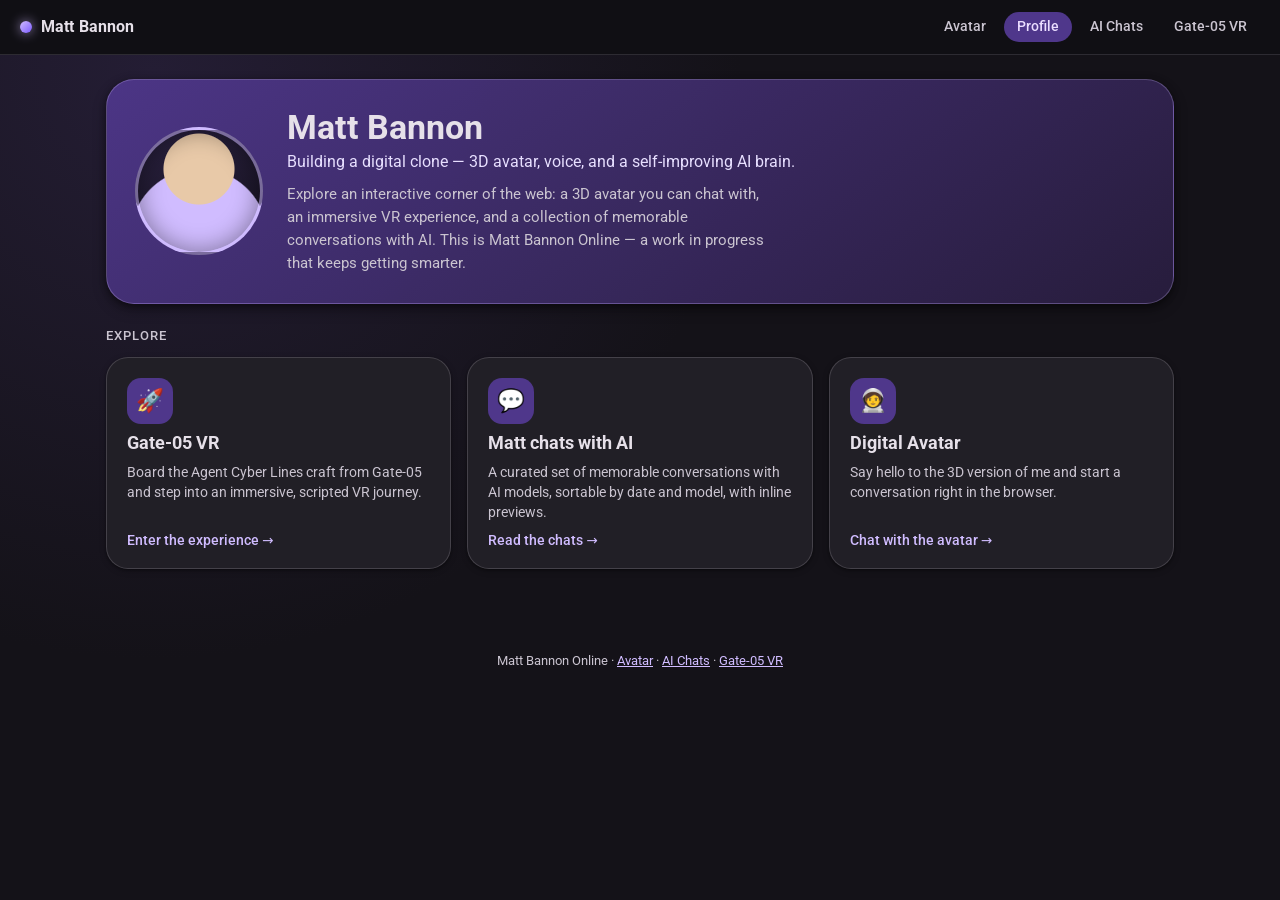
<file: profile.html>
<!DOCTYPE html>
<html lang="en">
<head>
  <meta charset="UTF-8" />
  <meta name="viewport" content="width=device-width, initial-scale=1.0" />
  <title>Matt Bannon — Profile</title>
  <meta name="description" content="Profile of Matt Bannon. Links to the Gate-05 VR experience and Matt's conversations with AI." />
  <link rel="icon" href="data:image/svg+xml,%3Csvg xmlns='http://www.w3.org/2000/svg' viewBox='0 0 32 32'%3E%3Crect width='32' height='32' rx='7' fill='%23241d34'/%3E%3Ccircle cx='16' cy='16' r='7' fill='%23d0bcff'/%3E%3C/svg%3E" />
  <link rel="preconnect" href="https://fonts.googleapis.com" />
  <link rel="preconnect" href="https://fonts.gstatic.com" crossorigin />
  <link href="https://fonts.googleapis.com/css2?family=Roboto:wght@400;500;700&display=swap" rel="stylesheet" />
  <link rel="stylesheet" href="assets/css/site.css" />
  <style>
    .profile-card {
      display: flex;
      align-items: center;
      gap: 1.5rem;
      flex-wrap: wrap;
      background: linear-gradient(145deg, rgba(79, 55, 139, 0.95), rgba(40, 30, 62, 0.95));
      border: 1px solid rgba(208, 188, 255, 0.28);
      border-radius: 28px;
      padding: 1.75rem;
      box-shadow: var(--md-elevation-2);
      margin-bottom: 1.5rem;
    }

    .avatar-portrait {
      width: 128px;
      height: 128px;
      border-radius: 50%;
      flex-shrink: 0;
      background:
        radial-gradient(circle at 50% 32%, #e8c9a8 0 34%, transparent 35%),
        radial-gradient(circle at 50% 88%, #d0bcff 0 55%, transparent 56%),
        linear-gradient(160deg, #2a2140, #16121f);
      border: 3px solid rgba(208, 188, 255, 0.5);
      box-shadow: inset 0 0 24px rgba(0, 0, 0, 0.4);
    }

    .profile-info h1 { margin: 0; font-size: clamp(1.5rem, 4vw, 2.1rem); font-weight: 700; }
    .profile-info .tagline { margin: 0.35rem 0 0; color: #e7dfff; font-size: 1rem; }
    .profile-info .bio { margin: 0.75rem 0 0; color: var(--md-sys-color-on-surface-variant); max-width: 60ch; line-height: 1.5; font-size: 0.95rem; }

    .section-title {
      margin: 0 0 0.9rem;
      font-size: 0.82rem;
      text-transform: uppercase;
      letter-spacing: 0.08em;
      color: var(--md-sys-color-on-surface-variant);
      font-weight: 500;
    }

    .link-grid {
      display: grid;
      grid-template-columns: repeat(auto-fit, minmax(240px, 1fr));
      gap: 1rem;
    }

    .link-card {
      display: flex;
      flex-direction: column;
      gap: 0.55rem;
      padding: 1.25rem;
      border-radius: 22px;
      text-decoration: none;
      color: inherit;
      background: var(--md-sys-color-surface-container);
      border: 1px solid rgba(148, 143, 153, 0.3);
      box-shadow: var(--md-elevation-1);
      transition: transform 140ms ease, border-color 140ms ease;
    }
    .link-card:hover { transform: translateY(-3px); border-color: rgba(208, 188, 255, 0.55); }

    .link-icon {
      width: 46px; height: 46px;
      border-radius: 14px;
      display: grid; place-items: center;
      font-size: 1.4rem;
      background: var(--md-sys-color-primary-container);
    }
    .link-card h3 { margin: 0; font-size: 1.1rem; font-weight: 700; }
    .link-card p { margin: 0; font-size: 0.88rem; color: var(--md-sys-color-on-surface-variant); line-height: 1.45; }
    .link-card .go {
      margin-top: auto;
      font-size: 0.85rem;
      font-weight: 500;
      color: var(--md-sys-color-primary);
    }
  </style>
</head>
<body>
  <nav class="site-nav">
    <a class="brand" href="index.html"><span class="brand-dot"></span> Matt Bannon</a>
    <div class="nav-links">
      <a href="index.html">Avatar</a>
      <a href="profile.html" class="active">Profile</a>
      <a href="ai-chats/index.html">AI Chats</a>
      <a href="gate-05/index.html">Gate-05 VR</a>
    </div>
  </nav>

  <main class="layout">
    <section class="profile-card">
      <div class="avatar-portrait" role="img" aria-label="Avatar portrait of Matt Bannon"></div>
      <div class="profile-info">
        <h1>Matt Bannon</h1>
        <p class="tagline">Building a digital clone — 3D avatar, voice, and a self-improving AI brain.</p>
        <p class="bio">Explore an interactive corner of the web: a 3D avatar you can chat with, an immersive VR experience, and a collection of memorable conversations with AI. This is Matt Bannon Online — a work in progress that keeps getting smarter.</p>
      </div>
    </section>

    <h2 class="section-title">Explore</h2>
    <div class="link-grid">
      <a class="link-card" href="gate-05/index.html">
        <div class="link-icon">🚀</div>
        <h3>Gate-05 VR</h3>
        <p>Board the Agent Cyber Lines craft from Gate-05 and step into an immersive, scripted VR journey.</p>
        <span class="go">Enter the experience →</span>
      </a>

      <a class="link-card" href="ai-chats/index.html">
        <div class="link-icon">💬</div>
        <h3>Matt chats with AI</h3>
        <p>A curated set of memorable conversations with AI models, sortable by date and model, with inline previews.</p>
        <span class="go">Read the chats →</span>
      </a>

      <a class="link-card" href="index.html">
        <div class="link-icon">🧑‍🚀</div>
        <h3>Digital Avatar</h3>
        <p>Say hello to the 3D version of me and start a conversation right in the browser.</p>
        <span class="go">Chat with the avatar →</span>
      </a>
    </div>
  </main>

  <p class="footer-note">Matt Bannon Online · <a href="index.html">Avatar</a> · <a href="ai-chats/index.html">AI Chats</a> · <a href="gate-05/index.html">Gate-05 VR</a></p>
</body>
</html>
</file>
<file: assets/css/site.css>
/* ============================================================
   Matt Bannon Online — shared site styles
   Material 3 inspired dark theme, kept consistent across pages.
   ============================================================ */

:root {
  color-scheme: dark;
  --md-sys-color-primary: #d0bcff;
  --md-sys-color-on-primary: #381e72;
  --md-sys-color-primary-container: #4f378b;
  --md-sys-color-on-primary-container: #eaddff;
  --md-sys-color-surface: #141218;
  --md-sys-color-surface-container: #211f26;
  --md-sys-color-surface-container-high: #2b2930;
  --md-sys-color-on-surface: #e6e0e9;
  --md-sys-color-on-surface-variant: #cac4d0;
  --md-sys-color-outline: #948f99;
  --md-sys-color-secondary-container: #4a4458;
  --md-sys-color-on-secondary-container: #e8def8;
  --md-elevation-1: 0 1px 2px rgba(0, 0, 0, 0.35), 0 2px 6px rgba(0, 0, 0, 0.25);
  --md-elevation-2: 0 2px 6px rgba(0, 0, 0, 0.4), 0 6px 14px rgba(0, 0, 0, 0.3);
}

* { box-sizing: border-box; }

html, body { height: 100%; }

body {
  margin: 0;
  font-family: 'Roboto', system-ui, -apple-system, sans-serif;
  background: radial-gradient(circle at 12% 8%, #241d34 0%, var(--md-sys-color-surface) 42%);
  color: var(--md-sys-color-on-surface);
  min-height: 100vh;
}

a { color: var(--md-sys-color-primary); }

/* ---- Top navigation ---- */
.site-nav {
  position: sticky;
  top: 0;
  z-index: 20;
  display: flex;
  align-items: center;
  justify-content: space-between;
  gap: 1rem;
  padding: 0.75rem 1.25rem;
  background: color-mix(in srgb, var(--md-sys-color-surface) 82%, black);
  backdrop-filter: blur(10px);
  border-bottom: 1px solid rgba(148, 143, 153, 0.22);
}

.site-nav .brand {
  display: inline-flex;
  align-items: center;
  gap: 0.55rem;
  font-weight: 700;
  letter-spacing: 0.01em;
  text-decoration: none;
  color: var(--md-sys-color-on-surface);
  font-size: 1.02rem;
}

.brand .brand-dot {
  width: 12px;
  height: 12px;
  border-radius: 50%;
  background: linear-gradient(135deg, #d0bcff, #7c5cff);
  box-shadow: 0 0 12px rgba(208, 188, 255, 0.7);
}

.nav-links {
  display: flex;
  flex-wrap: wrap;
  gap: 0.35rem;
}

.nav-links a {
  text-decoration: none;
  color: var(--md-sys-color-on-surface-variant);
  padding: 0.4rem 0.8rem;
  border-radius: 999px;
  font-size: 0.9rem;
  font-weight: 500;
  transition: background 120ms ease, color 120ms ease;
}

.nav-links a:hover { background: var(--md-sys-color-surface-container-high); color: var(--md-sys-color-on-surface); }
.nav-links a.active { background: var(--md-sys-color-primary-container); color: var(--md-sys-color-on-primary-container); }

/* ---- Buttons ---- */
.btn {
  border: none;
  border-radius: 999px;
  padding: 0.6rem 1.1rem;
  cursor: pointer;
  transition: transform 120ms ease, filter 120ms ease;
  text-decoration: none;
  display: inline-flex;
  align-items: center;
  justify-content: center;
  gap: 0.45rem;
  font: inherit;
  font-size: 0.92rem;
  font-weight: 500;
}
.btn:hover { filter: brightness(1.07); }
.btn:active { transform: translateY(1px); }
.btn-primary { background: var(--md-sys-color-primary); color: var(--md-sys-color-on-primary); }
.btn-tonal { background: var(--md-sys-color-primary-container); color: var(--md-sys-color-on-primary-container); }

/* ---- Generic surface / layout ---- */
.layout {
  max-width: 1100px;
  margin: 0 auto;
  padding: 1.5rem 1rem 3rem;
}

.surface {
  background: color-mix(in srgb, var(--md-sys-color-surface-container) 92%, black);
  border: 1px solid rgba(148, 143, 153, 0.3);
  border-radius: 24px;
  padding: 1.25rem;
  box-shadow: var(--md-elevation-1);
}

.footer-note {
  text-align: center;
  color: var(--md-sys-color-on-surface-variant);
  font-size: 0.8rem;
  padding: 1.5rem 1rem 2.5rem;
}
</file>
<file: cyber-crime-fighter/css/style.css>
/* =========================================================================
   CYBER CRIME FIGHTER — Styles
   ========================================================================= */
:root{
  --bg:#070b16; --bg2:#0d1425; --panel:#111a2e; --panel2:#16223c;
  --line:#243350; --text:#e6ecf7; --muted:#93a3c0;
  --cyan:#22d3ee; --blue:#3b82f6; --violet:#8b5cf6; --amber:#fbbf24;
  --green:#34d399; --red:#f87171; --pink:#f472b6;
  --radius:14px; --mono:'JetBrains Mono',ui-monospace,Menlo,Consolas,monospace;
  --sans:'Inter',system-ui,-apple-system,Segoe UI,Roboto,sans-serif;
}
*{box-sizing:border-box}
html,body{margin:0;height:100%}
body{
  font-family:var(--sans); color:var(--text);
  background:
    radial-gradient(1200px 700px at 15% -10%, #1b2547 0%, transparent 55%),
    radial-gradient(1000px 600px at 110% 20%, #241640 0%, transparent 50%),
    var(--bg);
  min-height:100vh; overflow-x:hidden;
}
#app{max-width:1200px;margin:0 auto;padding:18px 16px 40px}
h1,h2,h3{margin:0 0 .4em;letter-spacing:.01em}
.muted{color:var(--muted)}
.small{font-size:.85rem}
.center-panel{max-width:820px;margin:6vh auto 0}

/* buttons */
.btn{
  font-family:var(--sans);font-weight:700;font-size:.95rem;color:#04121f;
  background:linear-gradient(180deg,var(--cyan),#0ea5c4);
  border:none;border-radius:10px;padding:.7em 1.2em;cursor:pointer;
  box-shadow:0 6px 18px rgba(34,211,238,.25);transition:transform .08s,box-shadow .15s;
}
.btn:hover{transform:translateY(-1px);box-shadow:0 10px 26px rgba(34,211,238,.35)}
.btn:active{transform:translateY(0)}
.btn:disabled{opacity:.5;cursor:default;transform:none;box-shadow:none}
.btn.big{font-size:1.05rem;padding:.85em 1.6em}
.btn.ghost{background:transparent;color:var(--cyan);border:1px solid var(--line);box-shadow:none}
.btn.ghost:hover{border-color:var(--cyan);background:rgba(34,211,238,.08)}
.btn.sm{padding:.4em .7em;font-size:.85rem}

.fade-in{animation:fade .5s ease both}
@keyframes fade{from{opacity:0;transform:translateY(8px)}to{opacity:1;transform:none}}

/* ---------- Title ---------- */
.title-screen{position:relative;border-radius:22px;overflow:hidden;border:1px solid var(--line);min-height:74vh;display:flex}
.title-art{position:absolute;inset:0}
.title-art svg{width:100%;height:100%;object-fit:cover}
.title-overlay{position:relative;margin:auto;text-align:center;padding:40px 24px;z-index:2;
  background:radial-gradient(600px 400px at 50% 40%,rgba(7,11,22,.75),rgba(7,11,22,.35));width:100%}
.title-badge{width:120px;margin:0 auto 6px}
.title-badge svg{width:100%;height:auto}
.title-name{font-size:clamp(2.4rem,7vw,4.6rem);font-weight:900;line-height:.95;letter-spacing:.04em;
  text-shadow:0 0 26px rgba(34,211,238,.5)}
.title-name span{display:block;color:var(--cyan)}
.title-tag{color:#cdd7ec;font-size:1.05rem;margin:1rem auto 1.6rem;max-width:620px}
.title-btns{display:flex;gap:12px;justify-content:center;flex-wrap:wrap}
.title-foot{margin-top:1.6rem;color:var(--muted);font-size:.8rem}

/* ---------- Cinematic ---------- */
.cine{border-radius:18px;overflow:hidden;border:1px solid var(--line);position:relative;min-height:66vh;display:flex;flex-direction:column;background:#000}
.cine-scene{flex:1;position:relative;min-height:320px}
.cine-scene svg{position:absolute;inset:0;width:100%;height:100%;object-fit:cover}
.cine-lower{display:flex;gap:16px;padding:18px 20px 20px;
  background:linear-gradient(180deg,transparent, #070b16 40%);align-items:flex-end;
  border-top:1px solid var(--line)}
.cine-portrait{width:120px;flex:0 0 120px;filter:drop-shadow(0 6px 14px rgba(0,0,0,.5))}
.cine-portrait svg{width:100%;height:auto}
.cine-textwrap{flex:1;min-width:0}
.cine-speaker{color:var(--amber);font-family:var(--mono);font-weight:700;letter-spacing:2px;font-size:.85rem;margin-bottom:6px}
.cine-text{font-size:1.15rem;line-height:1.55;min-height:3.2em;white-space:pre-wrap}
.cine-controls{display:flex;gap:10px;margin-top:14px;justify-content:flex-end}

/* ---------- Panels ---------- */
.panel{background:var(--panel);border:1px solid var(--line);border-radius:var(--radius);padding:28px}
.diff-grid{display:grid;grid-template-columns:repeat(auto-fit,minmax(200px,1fr));gap:14px;margin-top:20px}
.diff-card{text-align:left;background:var(--panel2);border:1px solid var(--line);border-radius:14px;padding:18px;cursor:pointer;color:var(--text);transition:.15s}
.diff-card:hover{border-color:var(--cyan);transform:translateY(-3px);box-shadow:0 12px 30px rgba(0,0,0,.35)}
.diff-name{font-weight:800;font-size:1.15rem;color:var(--cyan);margin-bottom:8px}
.diff-specs{margin:0;padding-left:1.1em;color:var(--muted);font-size:.85rem;line-height:1.7}

/* ---------- HUD ---------- */
.hud{display:flex;align-items:center;gap:14px;background:var(--panel);border:1px solid var(--line);
  border-radius:14px;padding:10px 14px;margin-bottom:16px}
.hud-badge{width:38px}.hud-badge svg{width:100%;height:auto}
.hud-title{font-weight:900;letter-spacing:2px;font-size:.95rem}
.hud-sub{color:var(--muted);font-size:.8rem}
.hud-rep{margin-left:auto;width:180px}
.hud-rep-label{font-size:.7rem;color:var(--muted);letter-spacing:1px}
.hud-rep-bar{height:8px;background:#0b1220;border-radius:6px;overflow:hidden;border:1px solid var(--line)}
.hud-rep-bar b{display:block;height:100%;background:linear-gradient(90deg,var(--green),var(--cyan));transition:width .5s}

/* ---------- Stage / evidence ---------- */
.stage-head h2{font-size:1.6rem}
.evidence-grid{display:grid;grid-template-columns:repeat(auto-fill,minmax(230px,1fr));gap:14px;margin:18px 0}
.evi-card{display:flex;gap:12px;background:var(--panel);border:1px solid var(--line);border-radius:12px;padding:12px;
  animation:fade .4s ease both}
.evi-card.herring{border-style:dashed;opacity:.9}
.evi-art{width:70px;flex:0 0 70px}.evi-art svg{width:100%;height:auto;border-radius:6px}
.evi-title{font-family:var(--mono);font-size:.75rem;color:var(--amber);letter-spacing:1px;margin-bottom:4px}
.evi-text{font-size:.9rem;line-height:1.4;color:#d4ddef}
.stage-actions{display:flex;justify-content:flex-end;margin-top:8px}

/* ---------- Identify ---------- */
.id-clue{display:flex;flex-wrap:wrap;gap:12px;background:var(--panel);border:1px solid var(--line);border-radius:12px;padding:14px;margin:14px 0}
.id-clue > div{font-size:.92rem}
.id-clue span{display:block;color:var(--muted);font-size:.72rem;letter-spacing:1px;text-transform:uppercase;margin-bottom:2px}
.lineup{display:grid;grid-template-columns:repeat(auto-fill,minmax(130px,1fr));gap:14px;margin-top:6px}
.line-card{background:var(--panel);border:1px solid var(--line);border-radius:14px;padding:14px;cursor:pointer;color:var(--text);transition:.15s;text-align:center}
.line-card:hover:not(:disabled){border-color:var(--cyan);transform:translateY(-3px)}
.line-card.correct{border-color:var(--green);box-shadow:0 0 0 2px var(--green) inset}
.line-card.wrong{border-color:var(--red);opacity:.55}
.line-phone{height:120px}.line-phone svg{height:100%;width:auto}
.line-name{font-weight:700;font-size:.9rem;margin-top:8px}
.line-os{color:var(--muted);font-size:.75rem}
.id-feedback{margin-top:16px;min-height:24px}
.id-feedback .ok{color:var(--green)}.id-feedback .bad{color:var(--red)}

/* ---------- Rebuild ---------- */
.rebuild{display:grid;grid-template-columns:1fr 340px;gap:22px;align-items:start}
.rebuild-head h2{font-size:1.5rem}
.timer{display:inline-block;font-family:var(--mono);font-weight:700;background:var(--panel);border:1px solid var(--line);
  border-radius:10px;padding:6px 12px;margin:6px 0 12px}
.timer.danger{color:var(--red);border-color:var(--red);animation:pulse 1s infinite}
@keyframes pulse{50%{opacity:.5}}
.attr-list{display:flex;flex-direction:column;gap:14px}
.attr{background:var(--panel);border:1px solid var(--line);border-radius:12px;padding:14px}
.attr-head{display:flex;align-items:center;gap:10px;margin-bottom:10px}
.attr-n{width:24px;height:24px;border-radius:50%;background:var(--violet);color:#fff;font-weight:800;
  display:grid;place-items:center;font-size:.8rem}
.attr-label{font-weight:700}
.attr-clue{margin-left:auto;font-size:.72rem;color:var(--cyan);border:1px solid var(--line);border-radius:20px;padding:2px 8px;cursor:help}
.attr-noclue{margin-left:auto;font-size:.72rem;color:var(--amber);border:1px dashed var(--line);border-radius:20px;padding:2px 8px;cursor:help}
.opt-row,.swatch-row,.app-pick{display:flex;flex-wrap:wrap;gap:8px}
.opt{background:var(--panel2);border:1px solid var(--line);border-radius:9px;padding:.5em .8em;color:var(--text);
  cursor:pointer;font-size:.85rem;display:flex;align-items:center;gap:6px;transition:.12s}
.opt:hover{border-color:var(--cyan)}
.opt.sel{background:rgba(34,211,238,.15);border-color:var(--cyan)}
.wp-chip svg{width:22px;height:22px;border-radius:5px;display:block}
.swatch{width:34px;height:34px;border-radius:8px;border:2px solid var(--line);cursor:pointer}
.swatch.sel{border-color:#fff;box-shadow:0 0 0 2px var(--cyan)}
.app-opt{display:flex;flex-direction:column;align-items:center;gap:3px;width:64px;background:var(--panel2);
  border:1px solid var(--line);border-radius:10px;padding:8px 4px;cursor:pointer;color:var(--muted);font-size:.68rem;transition:.12s}
.app-opt svg{width:36px;height:36px}
.app-opt:hover{border-color:var(--cyan)}
.app-opt.sel{background:rgba(52,211,153,.15);border-color:var(--green);color:var(--text)}
.rebuild-actions{margin-top:16px;display:flex;flex-direction:column;gap:10px}
.believe-preview{color:var(--muted);font-size:.85rem}

/* right column phone */
.rebuild-right{position:sticky;top:12px}
.phone-mode-tabs{display:flex;gap:6px;justify-content:center;margin-bottom:10px}
.tab{background:var(--panel);border:1px solid var(--line);color:var(--muted);border-radius:8px;padding:.35em .9em;cursor:pointer;font-size:.82rem}
.tab.active{color:var(--text);border-color:var(--cyan);background:rgba(34,211,238,.12)}
.phone-stage{display:flex;justify-content:center}

/* ---------- Phone emulator ---------- */
.phone{position:relative;--w:270px}
.phone.compact{--w:240px}.phone.large{--w:290px}
.ph-body{position:relative;width:var(--w);height:calc(var(--w)*2.06);
  background:#05070d;border-radius:38px;overflow:hidden;
  border:12px solid var(--body);box-shadow:0 20px 50px rgba(0,0,0,.55),0 0 0 2px rgba(255,255,255,.05) inset}
.phone.home-button .ph-body{border-radius:30px;border-width:12px 12px 44px 12px}
.ph-wallpaper{position:absolute;inset:0}
.ph-wallpaper svg{width:100%;height:100%;object-fit:cover}
.ph-side{position:absolute;width:3px;background:#0a0e18;border-radius:3px}
.ph-side.vol{left:-15px;top:120px;height:70px}
.ph-side.pwr{right:-15px;top:130px;height:50px}
.ph-island{position:absolute;top:12px;left:50%;transform:translateX(-50%);width:86px;height:26px;background:#000;border-radius:16px;z-index:5}
.ph-notch{position:absolute;top:0;left:50%;transform:translateX(-50%);width:130px;height:26px;background:#000;border-radius:0 0 16px 16px;z-index:5}
.ph-punch{position:absolute;top:12px;width:12px;height:12px;background:#000;border-radius:50%;z-index:5}
.ph-punch.center{left:50%;transform:translateX(-50%)}
.ph-punch.left{left:24px}
.ph-homebtn{position:absolute;bottom:8px;left:50%;transform:translateX(-50%);width:34px;height:34px;border-radius:50%;
  border:2px solid rgba(255,255,255,.4);z-index:6}
.ph-screen{position:absolute;inset:0;padding:34px 14px 14px;display:flex;flex-direction:column;color:#fff;z-index:2}
.home-button .ph-screen{padding-top:26px}

.ph-status{display:flex;justify-content:space-between;align-items:center;font-size:.62rem;font-weight:600;
  text-shadow:0 1px 2px rgba(0,0,0,.6)}
.ph-carrier{display:flex;align-items:center;gap:4px}
.carrier-glyph{display:inline-grid;place-items:center;width:15px;height:15px;border-radius:4px;font-size:.6rem;font-weight:800;color:#fff}
.carrier-glyph.sm{width:16px;height:16px}
.ph-status-right{display:flex;align-items:center;gap:5px}
.ph-signal{display:flex;align-items:flex-end;gap:1px;height:9px}
.ph-signal i{width:2px;background:#fff;border-radius:1px}
.ph-signal i:nth-child(1){height:3px}.ph-signal i:nth-child(2){height:5px}.ph-signal i:nth-child(3){height:7px}.ph-signal i:nth-child(4){height:9px}
.ph-batt{width:20px;height:10px;border:1px solid #fff;border-radius:2px;position:relative;padding:1px}
.ph-batt b{display:block;height:100%;background:#fff;border-radius:1px}

/* lock */
.mode-lock{align-items:center}
.ph-lock-clock{margin-top:12%;text-align:center;text-shadow:0 2px 8px rgba(0,0,0,.5)}
.ph-time{font-size:3.2rem;font-weight:300;line-height:1}
.ph-lock-clock.stacked-serif .ph-time{font-family:Georgia,serif;font-weight:600}
.ph-lock-clock.big-thin .ph-time{font-weight:200;font-size:3.6rem}
.ph-lock-clock.geometric .ph-time{font-family:var(--mono);font-weight:500}
.ampm{font-size:1.1rem;vertical-align:top}
.ph-date{font-size:.75rem;opacity:.9;margin-top:4px}
.ph-lock-notif{margin-top:auto;margin-bottom:16px;background:rgba(255,255,255,.15);backdrop-filter:blur(6px);
  border-radius:12px;padding:8px 12px;font-size:.72rem;display:flex;align-items:center;gap:8px;width:80%}
.ph-lock-bottom{display:flex;justify-content:space-between;align-items:center;width:100%;padding:0 6px 4px}
.ph-flash,.ph-cam{width:34px;height:34px;border-radius:50%;background:rgba(255,255,255,.18);display:grid;place-items:center;font-size:.9rem}
.ph-hint{font-size:.66rem;opacity:.85}

/* home */
.mode-home{}
.ph-home-widget{margin-top:6px;text-align:center;text-shadow:0 2px 6px rgba(0,0,0,.5)}
.ph-widget-time{font-size:1.6rem;font-weight:600}
.ph-widget-sub{font-size:.64rem;opacity:.85}
.ph-grid{display:grid;grid-template-columns:repeat(4,1fr);gap:10px 6px;margin-top:14px;flex:1;align-content:start}
.ph-app{display:flex;flex-direction:column;align-items:center;gap:3px}
.ph-app-ic{width:44px;height:44px}.ph-app-ic svg{width:100%;height:100%}
.ph-app-lbl{font-size:.56rem;text-shadow:0 1px 2px rgba(0,0,0,.7);max-width:52px;overflow:hidden;text-overflow:ellipsis;white-space:nowrap}
.ph-dock{display:flex;justify-content:space-around;gap:6px;background:rgba(255,255,255,.14);backdrop-filter:blur(8px);
  border-radius:22px;padding:8px 6px;margin-top:auto}
.ph-dock .ph-app-lbl{display:none}
.ph-gesturebar{width:38%;height:5px;background:rgba(255,255,255,.7);border-radius:3px;margin:10px auto 0}
.ph-navbar{display:flex;justify-content:space-around;font-size:1.1rem;opacity:.85;margin-top:8px}

/* boot */
.mode-boot{align-items:center;justify-content:center;gap:20px}
.ph-boot-logo{font-size:1.8rem;font-weight:800;letter-spacing:3px}
.ph-boot-bar{width:60%;height:5px;background:rgba(255,255,255,.2);border-radius:3px;overflow:hidden}
.ph-boot-bar b{display:block;height:100%;width:40%;background:#fff;border-radius:3px;animation:boot 1.6s infinite}
@keyframes boot{0%{width:5%}100%{width:95%}}

/* ---------- Reveal ---------- */
.reveal{display:grid;grid-template-columns:1fr 380px;gap:22px;align-items:start}
.reveal-scene{position:relative;border-radius:16px;overflow:hidden;border:1px solid var(--line);min-height:360px}
.reveal-scene svg{width:100%;height:100%;object-fit:cover}
.reveal-suspect{position:absolute;left:8%;bottom:0;width:180px}
.reveal-suspect svg{width:100%;height:auto}
.reveal-hand{position:absolute;right:10%;bottom:10%;width:150px;transform:rotate(-6deg)}
.reveal-phone .phone{--w:150px}
.reveal-panel{background:var(--panel);border:1px solid var(--line);border-radius:16px;padding:22px}
.meter{margin:8px 0 16px}
.meter-row{display:flex;justify-content:space-between;font-size:.82rem;color:var(--muted);margin-bottom:6px}
.meter-bar{position:relative;height:14px;background:#0b1220;border-radius:8px;overflow:hidden;border:1px solid var(--line)}
.meter-bar b{display:block;height:100%;transition:width .8s ease}
.meter-bar b.good{background:linear-gradient(90deg,var(--green),var(--cyan))}
.meter-bar b.bad{background:linear-gradient(90deg,var(--red),#fb923c)}
.meter-thresh{position:absolute;top:-3px;width:2px;height:20px;background:#fff}
.breakdown{display:flex;flex-direction:column;gap:5px;margin:6px 0 16px}
.bd-row{display:flex;justify-content:space-between;font-size:.85rem;padding:6px 10px;border-radius:8px;background:var(--panel2)}
.bd-row.ok{color:var(--green)}.bd-row.no{color:var(--red)}
.bad{color:var(--red)}.good{color:var(--green)}

/* ---------- responsive ---------- */
@media(max-width:900px){
  .rebuild,.reveal{grid-template-columns:1fr}
  .rebuild-right{position:static;order:-1}
  .reveal-scene{min-height:280px}
}
@media(max-width:560px){
  .cine-portrait{display:none}
  .hud-rep{width:110px}
  .ph-app-ic{width:40px;height:40px}
}
</file>
<file: gate-05/css/gate-05.css>
/* ==========================================================================
   GATE 05 — Agent Cyber Lines Ltd.
   Global styles + per-section styles. Each section's rules are grouped and
   prefixed with its section id so they stay independently editable.
   ========================================================================== */

:root {
  color-scheme: dark;
  --acl-bg: #05070d;
  --acl-panel: #0c1220;
  --acl-panel-2: #111a2e;
  --acl-line: #1f2c47;
  --acl-cyan: #4fd8ff;
  --acl-cyan-dim: #1d6f8a;
  --acl-white: #e8f1ff;
  --acl-muted: #8ea3c4;
  --acl-amber: #ffc24b;
  --acl-danger: #ff6b6b;
  --acl-ok: #55e6a5;
  --acl-glow: 0 0 18px rgba(79, 216, 255, 0.35);
  --acl-font: 'Segoe UI', 'Roboto', system-ui, -apple-system, sans-serif;
  --acl-mono: 'Cascadia Code', 'SF Mono', 'Consolas', monospace;
}

* { box-sizing: border-box; }

html, body {
  margin: 0;
  height: 100%;
  background: var(--acl-bg);
  color: var(--acl-white);
  font-family: var(--acl-font);
  overflow: hidden;
}

#app { height: 100%; }

.section {
  position: absolute;
  inset: 0;
  overflow: hidden auto;
  opacity: 1;
  transition: opacity 900ms ease;
}
.section.is-hidden { opacity: 0; pointer-events: none; }

/* Full-screen fader driving section-to-section transitions (js/main.js) */
.fader {
  position: fixed;
  inset: 0;
  background: #000;
  opacity: 0;
  pointer-events: none;
  transition: opacity 900ms ease;
  z-index: 50;
}
.fader.is-active { opacity: 1; pointer-events: all; }
.fader.is-white { background: #fff; }

.acl-btn {
  font: inherit;
  font-weight: 600;
  letter-spacing: 0.14em;
  text-transform: uppercase;
  cursor: pointer;
  border-radius: 10px;
  padding: 0.95rem 2.2rem;
  border: 1px solid var(--acl-cyan);
  background: linear-gradient(180deg, rgba(79, 216, 255, 0.22), rgba(79, 216, 255, 0.08));
  color: var(--acl-white);
  box-shadow: var(--acl-glow);
  transition: transform 140ms ease, box-shadow 140ms ease, filter 140ms ease;
}
.acl-btn:hover { filter: brightness(1.25); box-shadow: 0 0 28px rgba(79, 216, 255, 0.55); }
.acl-btn:active { transform: translateY(1px) scale(0.99); }
.acl-btn--ghost {
  border-color: var(--acl-line);
  background: rgba(17, 26, 46, 0.7);
  box-shadow: none;
  color: var(--acl-muted);
}
.acl-btn--danger {
  border-color: var(--acl-danger);
  background: linear-gradient(180deg, rgba(255, 107, 107, 0.2), rgba(255, 107, 107, 0.06));
  box-shadow: 0 0 14px rgba(255, 107, 107, 0.25);
}

/* ==========================================================================
   SECTION 1 — #section-gate : futuristic departure gate
   ========================================================================== */

#section-gate {
  display: flex;
  flex-direction: column;
  align-items: center;
  gap: 1.1rem;
  padding: 1.4rem 1rem 2.4rem;
  background:
    radial-gradient(ellipse at 50% -10%, rgba(79, 216, 255, 0.12), transparent 55%),
    var(--acl-bg);
}

#section-gate .gate-header {
  width: min(1080px, 100%);
  display: flex;
  align-items: center;
  justify-content: space-between;
  gap: 1rem;
  border: 1px solid var(--acl-line);
  border-radius: 14px;
  background: linear-gradient(180deg, var(--acl-panel-2), var(--acl-panel));
  padding: 0.85rem 1.25rem;
}

#section-gate .gate-id {
  font-family: var(--acl-mono);
  font-size: clamp(1.6rem, 4vw, 2.4rem);
  font-weight: 700;
  color: var(--acl-cyan);
  text-shadow: 0 0 22px rgba(79, 216, 255, 0.65);
  white-space: nowrap;
}

#section-gate .gate-carrier {
  text-align: right;
}
#section-gate .gate-carrier .carrier-name {
  margin: 0;
  font-size: clamp(0.95rem, 2.4vw, 1.25rem);
  letter-spacing: 0.24em;
  text-transform: uppercase;
}
#section-gate .gate-carrier .carrier-tag {
  margin: 0.2rem 0 0;
  font-size: 0.74rem;
  letter-spacing: 0.18em;
  text-transform: uppercase;
  color: var(--acl-muted);
}

#section-gate .gate-scene {
  width: min(1080px, 100%);
  border: 1px solid var(--acl-line);
  border-radius: 14px;
  overflow: hidden;
  box-shadow: 0 22px 60px rgba(0, 0, 0, 0.6);
  line-height: 0;
}
#section-gate .gate-scene svg { width: 100%; height: auto; }

#section-gate .gate-status {
  width: min(1080px, 100%);
  display: flex;
  flex-wrap: wrap;
  align-items: center;
  justify-content: space-between;
  gap: 0.9rem;
  font-family: var(--acl-mono);
  font-size: 0.85rem;
  color: var(--acl-muted);
}
#section-gate .gate-status .status-boarding {
  color: var(--acl-ok);
  animation: gate-blink 1.6s steps(2, start) infinite;
}
@keyframes gate-blink { 50% { opacity: 0.35; } }

#section-gate .board-btn {
  font-size: 1.05rem;
  padding: 1.1rem 3.2rem;
}

/* ==========================================================================
   SECTION 2 — #section-agreement : liability / user agreement / safety
   ========================================================================== */

#section-agreement {
  display: grid;
  place-items: center;
  padding: 1.2rem;
  background:
    radial-gradient(ellipse at 50% 120%, rgba(255, 194, 75, 0.07), transparent 55%),
    var(--acl-bg);
}

#section-agreement .agreement-card {
  width: min(760px, 100%);
  max-height: 92vh;
  display: flex;
  flex-direction: column;
  border: 1px solid var(--acl-line);
  border-radius: 16px;
  background: linear-gradient(180deg, var(--acl-panel-2), var(--acl-panel));
  box-shadow: 0 30px 80px rgba(0, 0, 0, 0.7);
}

#section-agreement .agreement-head {
  padding: 1.1rem 1.4rem 0.9rem;
  border-bottom: 1px solid var(--acl-line);
}
#section-agreement .agreement-head h1 {
  margin: 0;
  font-size: 1.15rem;
  letter-spacing: 0.16em;
  text-transform: uppercase;
}
#section-agreement .agreement-head .warn-strip {
  margin-top: 0.7rem;
  display: inline-flex;
  align-items: center;
  gap: 0.5rem;
  font-family: var(--acl-mono);
  font-size: 0.78rem;
  color: var(--acl-amber);
  border: 1px dashed rgba(255, 194, 75, 0.55);
  border-radius: 8px;
  padding: 0.4rem 0.7rem;
}

#section-agreement .agreement-body {
  overflow-y: auto;
  padding: 1.1rem 1.4rem;
  font-size: 0.9rem;
  line-height: 1.65;
  color: #c6d4ec;
}
#section-agreement .agreement-body h2 {
  font-size: 0.82rem;
  letter-spacing: 0.14em;
  text-transform: uppercase;
  color: var(--acl-cyan);
  margin: 1.3rem 0 0.4rem;
}
#section-agreement .agreement-body h2:first-child { margin-top: 0; }
#section-agreement .agreement-body ul { margin: 0.3rem 0 0.8rem; padding-left: 1.2rem; }

#section-agreement .agreement-actions {
  display: flex;
  flex-wrap: wrap;
  gap: 0.8rem;
  justify-content: flex-end;
  padding: 1rem 1.4rem 1.2rem;
  border-top: 1px solid var(--acl-line);
}
#section-agreement .decline-note {
  margin: 0 auto 0 0;
  align-self: center;
  font-size: 0.78rem;
  color: var(--acl-danger);
  opacity: 0;
  transition: opacity 400ms ease;
}
#section-agreement .decline-note.is-visible { opacity: 1; }

/* ==========================================================================
   SECTION 3 — #section-loading : flight setup in progress
   ========================================================================== */

#section-loading {
  display: grid;
  place-items: center;
  background: var(--acl-bg);
}

#section-loading .loading-stack {
  display: flex;
  flex-direction: column;
  align-items: center;
  gap: 1.6rem;
  width: min(560px, 92%);
  text-align: center;
}

/* Slot for the flight-setup animated graphic. The default animation is an
   inline SVG appended by section-loading.js — replace the contents of
   #flight-setup-graphic (or set config.loading.graphicUrl) to swap it out. */
#section-loading #flight-setup-graphic {
  width: min(340px, 70vw);
  aspect-ratio: 1;
  display: grid;
  place-items: center;
}
#section-loading #flight-setup-graphic svg,
#section-loading #flight-setup-graphic img {
  width: 100%;
  height: 100%;
}

#section-loading .loading-title {
  margin: 0;
  font-size: 0.95rem;
  letter-spacing: 0.28em;
  text-transform: uppercase;
  color: var(--acl-cyan);
}

#section-loading .loading-phase {
  margin: 0;
  min-height: 1.4em;
  font-family: var(--acl-mono);
  font-size: 0.85rem;
  color: var(--acl-muted);
}

#section-loading .loading-bar {
  width: 100%;
  height: 6px;
  border-radius: 999px;
  background: var(--acl-panel-2);
  border: 1px solid var(--acl-line);
  overflow: hidden;
}
#section-loading .loading-bar .bar-fill {
  height: 100%;
  width: 0%;
  border-radius: inherit;
  background: linear-gradient(90deg, var(--acl-cyan-dim), var(--acl-cyan));
  box-shadow: var(--acl-glow);
  transition: width 420ms ease;
}

/* ==========================================================================
   SECTION 4 — #section-deck : SpaceX onboarding deck (Three.js canvas)
   ========================================================================== */

#section-deck { background: #000; }
#section-deck canvas { display: block; width: 100%; height: 100%; }

#section-deck .deck-hud {
  position: absolute;
  inset: auto 0 0 0;
  display: flex;
  justify-content: center;
  padding: 1.1rem;
  pointer-events: none;
}
#section-deck .deck-hud .hud-line {
  font-family: var(--acl-mono);
  font-size: 0.82rem;
  letter-spacing: 0.1em;
  color: rgba(232, 241, 255, 0.85);
  background: rgba(5, 7, 13, 0.55);
  border: 1px solid rgba(31, 44, 71, 0.8);
  border-radius: 999px;
  padding: 0.45rem 1.1rem;
  opacity: 0;
  transition: opacity 700ms ease;
}
#section-deck .deck-hud .hud-line.is-visible { opacity: 1; }

/* Visor frame — user is suited with visor open; a faint helmet rim frames
   the view without obscuring it. */
#section-deck .visor-frame {
  position: absolute;
  inset: 0;
  pointer-events: none;
  background:
    radial-gradient(ellipse 78% 66% at 50% 46%, transparent 62%, rgba(2, 4, 8, 0.55) 86%, rgba(2, 4, 8, 0.92) 100%);
}

@media (max-width: 640px) {
  .acl-btn { padding: 0.85rem 1.6rem; }
  #section-gate .gate-header { flex-direction: column; text-align: center; }
  #section-gate .gate-carrier { text-align: center; }
}
</file>
